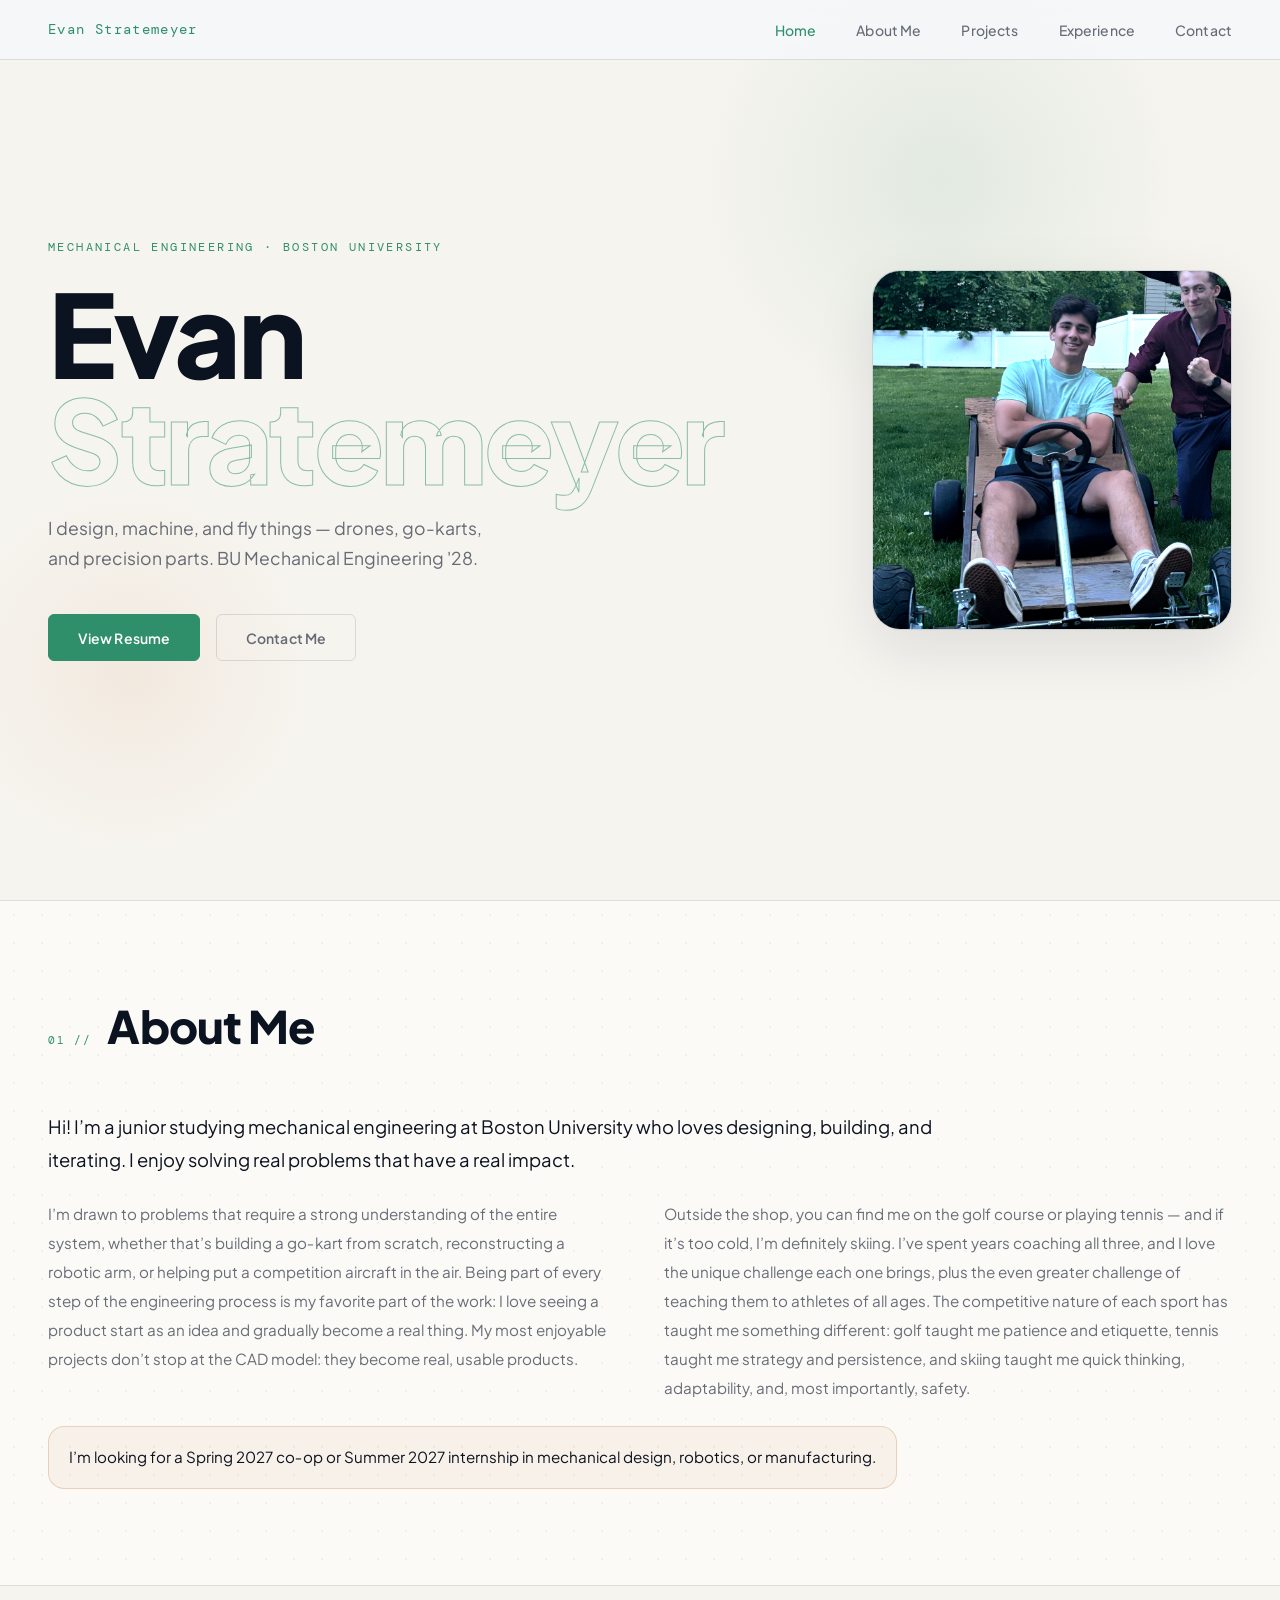
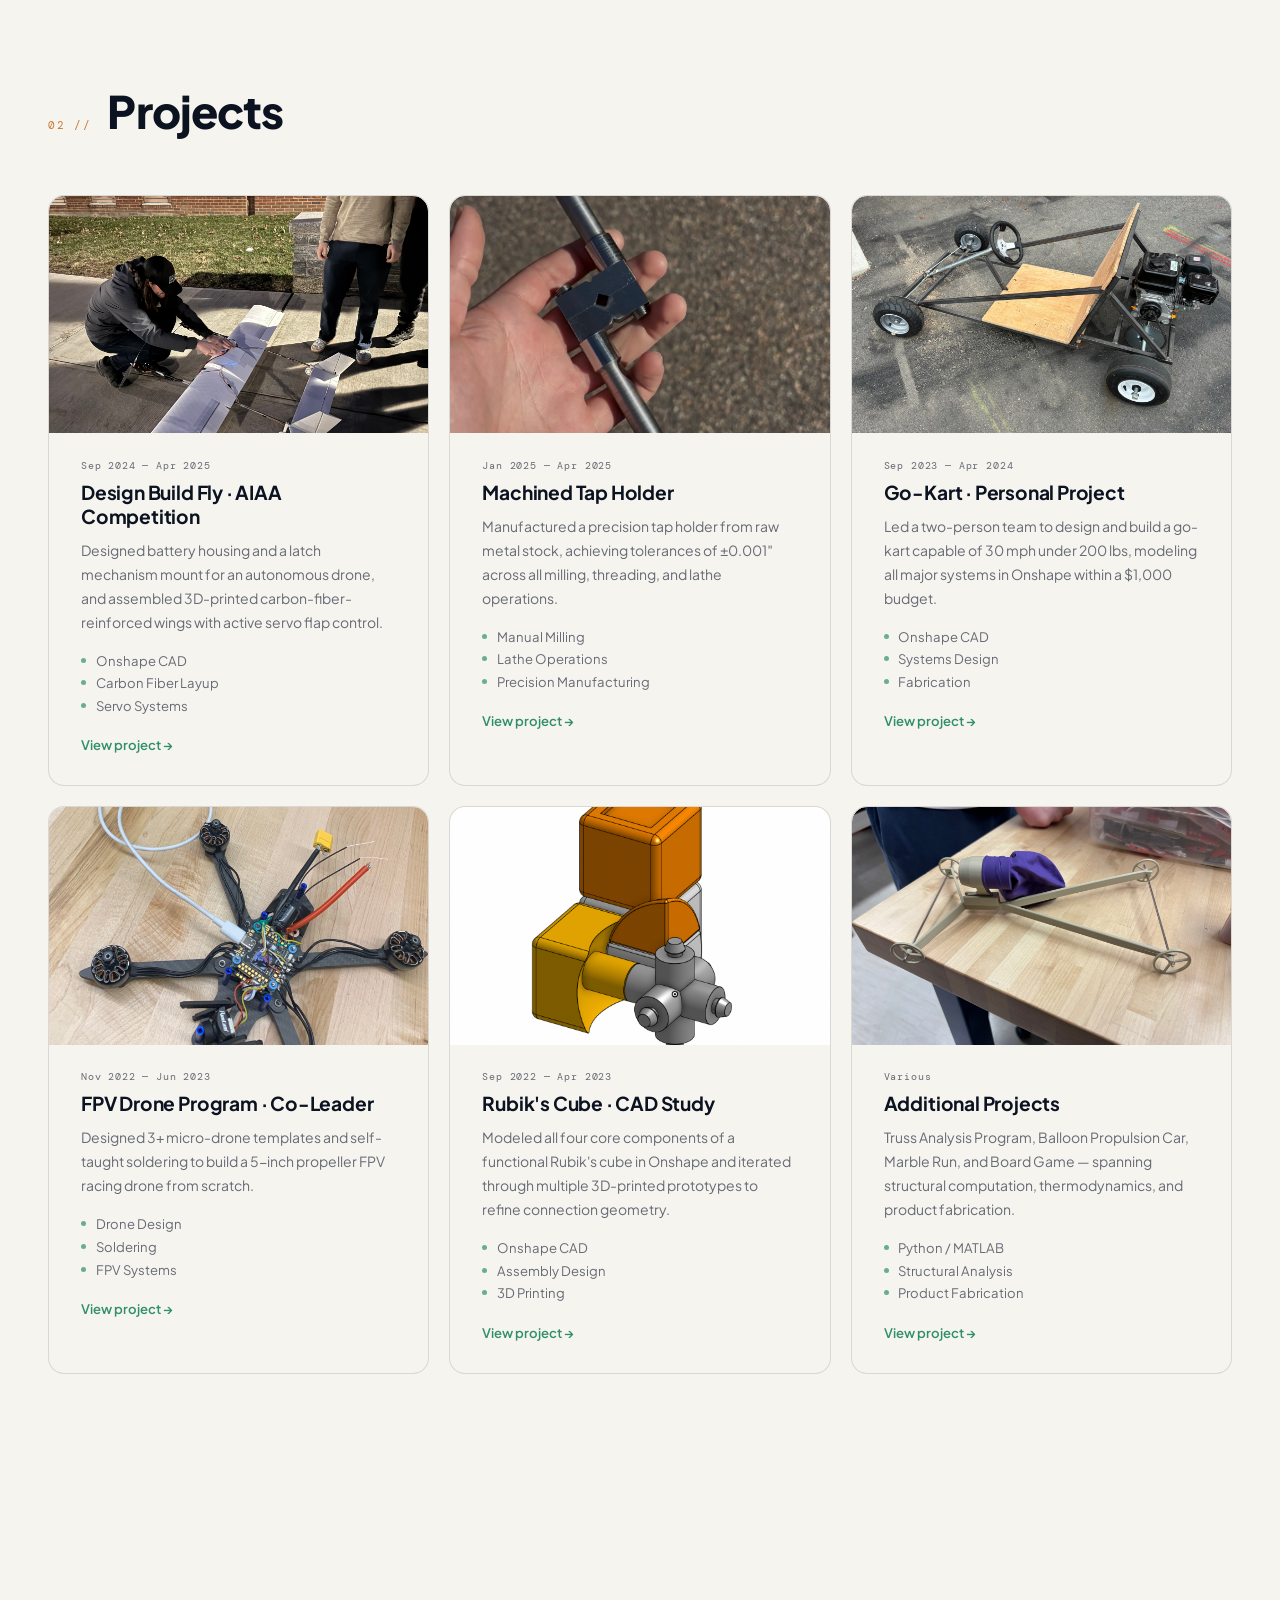
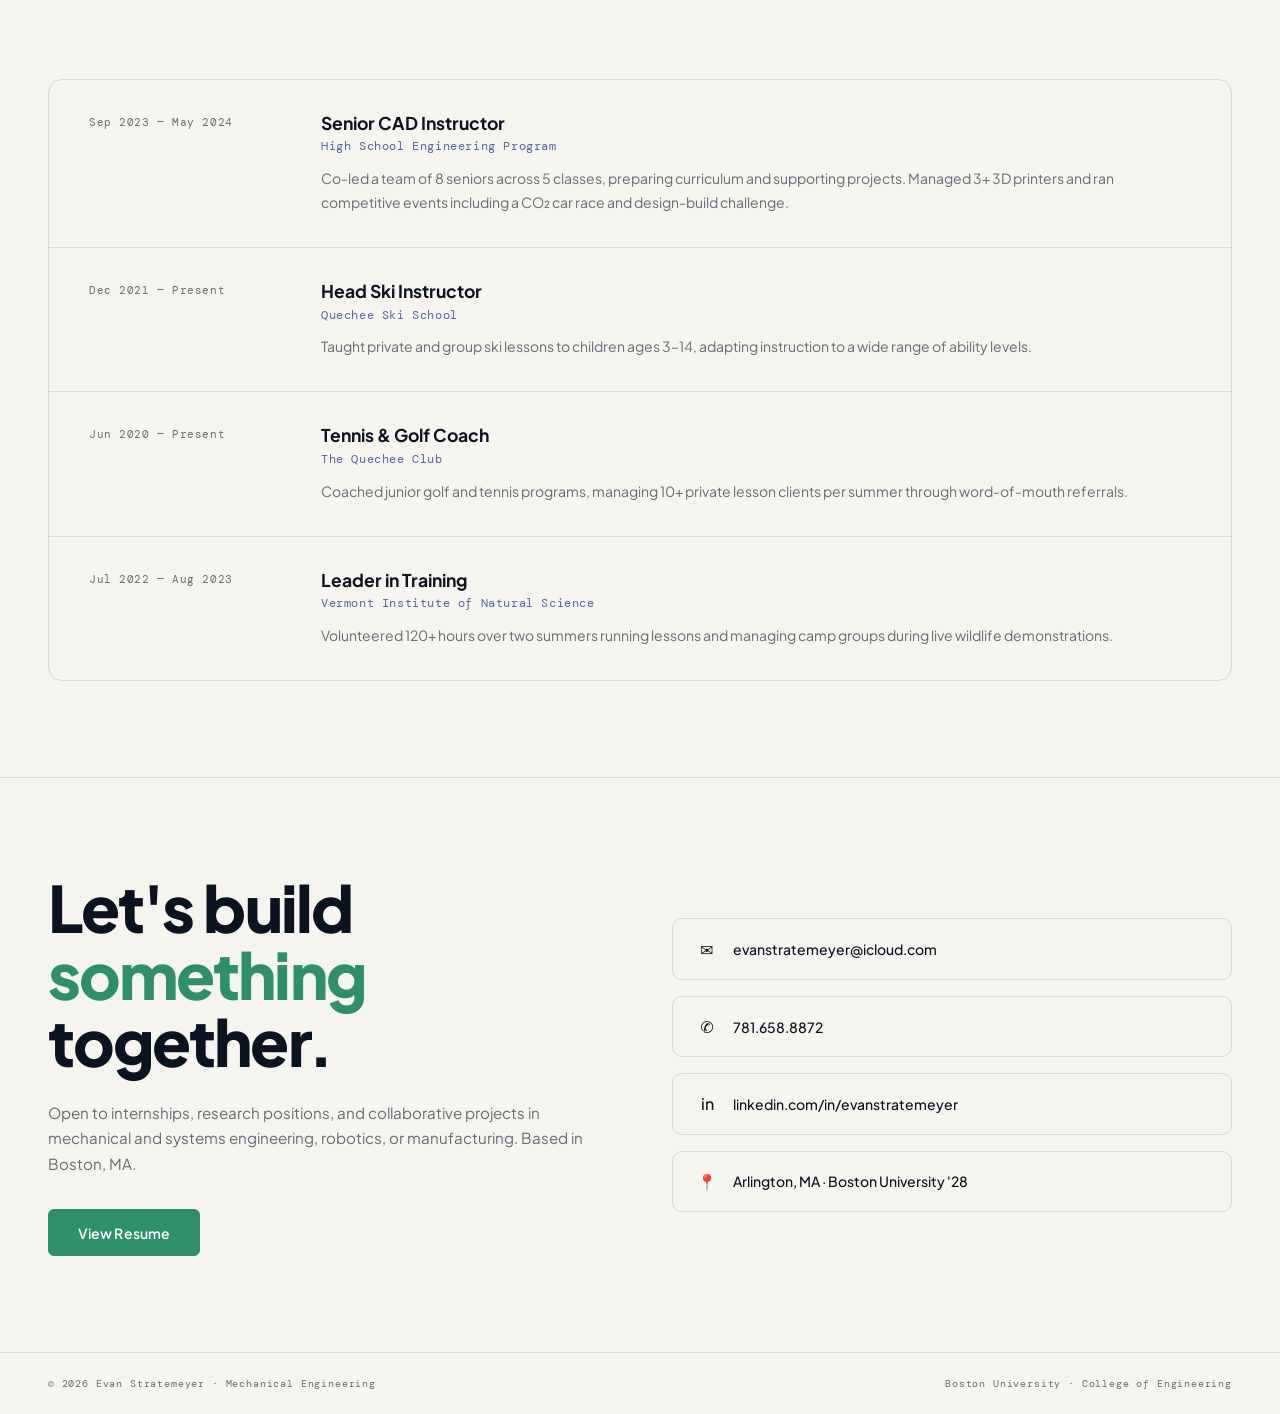
<file: index.html>
<!doctype html>
<html lang="en">
  <head>
    <meta charset="UTF-8" />
    <meta name="viewport" content="width=device-width, initial-scale=1.0" />
    <title>Evan Stratemeyer</title>
    <link rel="stylesheet" href="css/styles.css" />
  </head>
  <body>
    <!-- NAV -->
    <nav>
      <a class="nav-logo" href="index.html">Evan Stratemeyer</a>
      <ul class="nav-links">
        <li><a href="#home">Home</a></li>
        <li><a href="#aboutme">About Me</a></li>
        <li><a href="#projects">Projects</a></li>
        <li><a href="#experience">Experience</a></li>
        <li><a href="#contact">Contact</a></li>
      </ul>
    </nav>

    <!-- HERO -->
    <section class="hero" id="home">
      <div class="hero-content">
        <p class="hero-kicker reveal">Mechanical Engineering · Boston University</p>
        <h1 class="hero-title reveal">
          Evan<br />
          <span class="hero-lastname">Stratemeyer</span>
        </h1>
        <p class="hero-subtitle reveal">
          I design, machine, and fly things — drones, go-karts, and precision
          parts. BU Mechanical Engineering '28.
        </p>
        <div
          style="
            display: flex;
            gap: 1rem;
            flex-wrap: wrap;
            opacity: 0;
            animation: fadeUp 0.6s ease forwards 0.8s;
          "
        >
          <a
            href="assets/Evan_Stratemeyer_Resume.pdf"
            target="_blank"
            class="btn btn-primary"
            >View Resume</a
          >
          <a href="#contact" class="btn btn-secondary">Contact Me</a>
        </div>
      </div>
      <div class="hero-photo reveal">
        <img
          class="hero-photo-img"
          src="Eprofile.png"
          alt="Photo of Evan Stratemeyer"
        />
      </div>
    </section>

    <!-- ABOUT ME -->
    <section id="aboutme" class="section-surface">
      <div class="section-header reveal">
        <span class="section-num">01 //</span>
        <h2 class="section-title">About Me</h2>
      </div>

      <div class="about-layout reveal">
        <p class="about-lede">
          Hi! I’m a junior studying mechanical engineering at Boston University
          who loves designing, building, and iterating. I enjoy solving real
          problems that have a real impact.
        </p>
        <div class="about-details">
          <p>
            I’m drawn to problems that require a strong understanding of the
            entire system, whether that’s building a go&#8209;kart from
            scratch, reconstructing a robotic arm, or helping put a competition
            aircraft in the air. Being part of every step of the engineering
            process is my favorite part of the work: I love seeing a product
            start as an idea and gradually become a real thing. My most
            enjoyable projects don’t stop at the CAD model: they become real,
            usable products.
          </p>
          <p>
            Outside the shop, you can find me on the golf course or playing
            tennis — and if it’s too cold, I’m definitely skiing. I’ve spent
            years coaching all three, and I love the unique challenge each one
            brings, plus the even greater challenge of teaching them to athletes
            of all ages. The competitive nature of each sport has taught me
            something different: golf taught me patience and etiquette, tennis
            taught me strategy and persistence, and skiing taught me quick
            thinking, adaptability, and, most importantly, safety.
          </p>
          <p class="about-callout">
            I’m looking for a Spring 2027 co&#8209;op or Summer 2027 internship
            in mechanical design, robotics, or manufacturing.
          </p>
        </div>
      </div>
    </section>

    <!-- PROJECTS -->
    <section id="projects">
      <div class="section-header reveal">
        <span class="section-num">02 //</span>
        <h2 class="section-title">Projects</h2>
      </div>

      <div class="projects-grid">
        <a href="projects/design-build-fly.html" class="project-card reveal">
          <div class="project-card-image">
            <img
              src="assets/images/design-build-fly/IMG_3533.jpeg"
              alt="Design Build Fly competition aircraft"
            />
          </div>
          <div class="project-card-body">
            <p class="project-date">Sep 2024 — Apr 2025</p>
            <h3 class="project-name">Design Build Fly · AIAA Competition</h3>
            <p class="project-desc">
              Designed battery housing and a latch mechanism mount for an
              autonomous drone, and assembled 3D-printed carbon-fiber-reinforced
              wings with active servo flap control.
            </p>
            <ul class="project-skills">
              <li>Onshape CAD</li>
              <li>Carbon Fiber Layup</li>
              <li>Servo Systems</li>
            </ul>
            <span class="project-view-link">View project →</span>
          </div>
        </a>

        <a href="projects/tap-holder.html" class="project-card reveal">
          <div class="project-card-image">
            <img
              src="assets/images/tap-holder/tap-holder.png"
              alt="Machined tap holder"
            />
          </div>
          <div class="project-card-body">
            <p class="project-date">Jan 2025 — Apr 2025</p>
            <h3 class="project-name">Machined Tap Holder</h3>
            <p class="project-desc">
              Manufactured a precision tap holder from raw metal stock,
              achieving tolerances of ±0.001″ across all milling, threading, and
              lathe operations.
            </p>
            <ul class="project-skills">
              <li>Manual Milling</li>
              <li>Lathe Operations</li>
              <li>Precision Manufacturing</li>
            </ul>
            <span class="project-view-link">View project →</span>
          </div>
        </a>

        <a href="projects/go-kart.html" class="project-card reveal">
          <div class="project-card-image">
            <img
              src="assets/images/go-kart/IMG_9382.jpeg"
              alt="Finished go-kart"
            />
          </div>
          <div class="project-card-body">
            <p class="project-date">Sep 2023 — Apr 2024</p>
            <h3 class="project-name">Go-Kart · Personal Project</h3>
            <p class="project-desc">
              Led a two-person team to design and build a go-kart capable of 30
              mph under 200 lbs, modeling all major systems in Onshape within a
              $1,000 budget.
            </p>
            <ul class="project-skills">
              <li>Onshape CAD</li>
              <li>Systems Design</li>
              <li>Fabrication</li>
            </ul>
            <span class="project-view-link">View project →</span>
          </div>
        </a>

        <a href="projects/fpv-drone.html" class="project-card reveal">
          <div class="project-card-image">
            <img
              src="assets/images/fpv-drone/70293165103__4E50DEF9-37DD-492E-A39E-81FB7CC3E664.jpeg"
              alt="FPV racing drone build"
            />
          </div>
          <div class="project-card-body">
            <p class="project-date">Nov 2022 — Jun 2023</p>
            <h3 class="project-name">FPV Drone Program · Co-Leader</h3>
            <p class="project-desc">
              Designed 3+ micro-drone templates and self-taught soldering to
              build a 5-inch propeller FPV racing drone from scratch.
            </p>
            <ul class="project-skills">
              <li>Drone Design</li>
              <li>Soldering</li>
              <li>FPV Systems</li>
            </ul>
            <span class="project-view-link">View project →</span>
          </div>
        </a>

        <a href="projects/rubiks-cube.html" class="project-card reveal">
          <div class="project-card-image">
            <img
              src="assets/images/rubiks-cube/rubiks-cube.png"
              alt="Rubik's Cube CAD model"
            />
          </div>
          <div class="project-card-body">
            <p class="project-date">Sep 2022 — Apr 2023</p>
            <h3 class="project-name">Rubik's Cube · CAD Study</h3>
            <p class="project-desc">
              Modeled all four core components of a functional Rubik's cube in
              Onshape and iterated through multiple 3D-printed prototypes to
              refine connection geometry.
            </p>
            <ul class="project-skills">
              <li>Onshape CAD</li>
              <li>Assembly Design</li>
              <li>3D Printing</li>
            </ul>
            <span class="project-view-link">View project →</span>
          </div>
        </a>

        <a href="projects/additional.html" class="project-card reveal">
          <div class="project-card-image">
            <img
              src="assets/images/ballon-car/IMG_4455.jpeg"
              alt="Balloon propulsion car"
            />
          </div>
          <div class="project-card-body">
            <p class="project-date">Various</p>
            <h3 class="project-name">Additional Projects</h3>
            <p class="project-desc">
              Truss Analysis Program, Balloon Propulsion Car, Marble Run, and
              Board Game — spanning structural computation, thermodynamics, and
              product fabrication.
            </p>
            <ul class="project-skills">
              <li>Python / MATLAB</li>
              <li>Structural Analysis</li>
              <li>Product Fabrication</li>
            </ul>
            <span class="project-view-link">View project →</span>
          </div>
        </a>
      </div>
    </section>

    <!-- EXPERIENCE -->
    <section id="experience">
      <div class="section-header reveal">
        <span class="section-num">03 //</span>
        <h2 class="section-title">Experience</h2>
      </div>
      <div class="exp-list reveal">
        <div class="exp-item">
          <div class="exp-date">Sep 2023 — May 2024</div>
          <div>
            <p class="exp-role">Senior CAD Instructor</p>
            <p class="exp-org">High School Engineering Program</p>
            <p class="exp-desc">
              Co-led a team of 8 seniors across 5 classes, preparing curriculum
              and supporting projects. Managed 3+ 3D printers and ran
              competitive events including a CO₂ car race and design-build
              challenge.
            </p>
          </div>
        </div>
        <div class="exp-item">
          <div class="exp-date">Dec 2021 — Present</div>
          <div>
            <p class="exp-role">Head Ski Instructor</p>
            <p class="exp-org">Quechee Ski School</p>
            <p class="exp-desc">
              Taught private and group ski lessons to children ages 3–14,
              adapting instruction to a wide range of ability levels.
            </p>
          </div>
        </div>
        <div class="exp-item">
          <div class="exp-date">Jun 2020 — Present</div>
          <div>
            <p class="exp-role">Tennis & Golf Coach</p>
            <p class="exp-org">The Quechee Club</p>
            <p class="exp-desc">
              Coached junior golf and tennis programs, managing 10+ private
              lesson clients per summer through word-of-mouth referrals.
            </p>
          </div>
        </div>
        <div class="exp-item">
          <div class="exp-date">Jul 2022 — Aug 2023</div>
          <div>
            <p class="exp-role">Leader in Training</p>
            <p class="exp-org">Vermont Institute of Natural Science</p>
            <p class="exp-desc">
              Volunteered 120+ hours over two summers running lessons and
              managing camp groups during live wildlife demonstrations.
            </p>
          </div>
        </div>
      </div>
    </section>

    <!-- CONTACT -->
    <section id="contact" class="contact-section">
      <div class="contact-grid">
        <div class="reveal">
          <h2 class="contact-headline">
            Let's build<br /><span>something</span><br />together.
          </h2>
          <p class="contact-body">
            Open to internships, research positions, and collaborative projects
            in mechanical and systems engineering, robotics, or manufacturing.
            Based in Boston, MA.
          </p>
          <a
            href="assets/Evan_Stratemeyer_Resume.pdf"
            target="_blank"
            class="btn btn-primary"
            >View Resume</a
          >
        </div>
        <div class="contact-links reveal">
          <a href="mailto:evanstratemeyer@icloud.com" class="contact-link"
            ><span class="contact-link-icon">✉</span
            >evanstratemeyer@icloud.com</a
          >
          <a href="tel:7816588872" class="contact-link"
            ><span class="contact-link-icon">✆</span>781.658.8872</a
          >
          <a
            href="https://linkedin.com/in/evanstratemeyer"
            target="_blank"
            class="contact-link"
            ><span class="contact-link-icon">in</span
            >linkedin.com/in/evanstratemeyer</a
          >
          <div class="contact-link contact-link-static">
            <span class="contact-link-icon">📍</span>Arlington, MA · Boston
            University '28
          </div>
        </div>
      </div>
    </section>

    <footer>
      <p>© 2026 Evan Stratemeyer · Mechanical Engineering</p>
      <p>Boston University · College of Engineering</p>
    </footer>

    <script src="js/main.js"></script>
  </body>
</html>
</file>
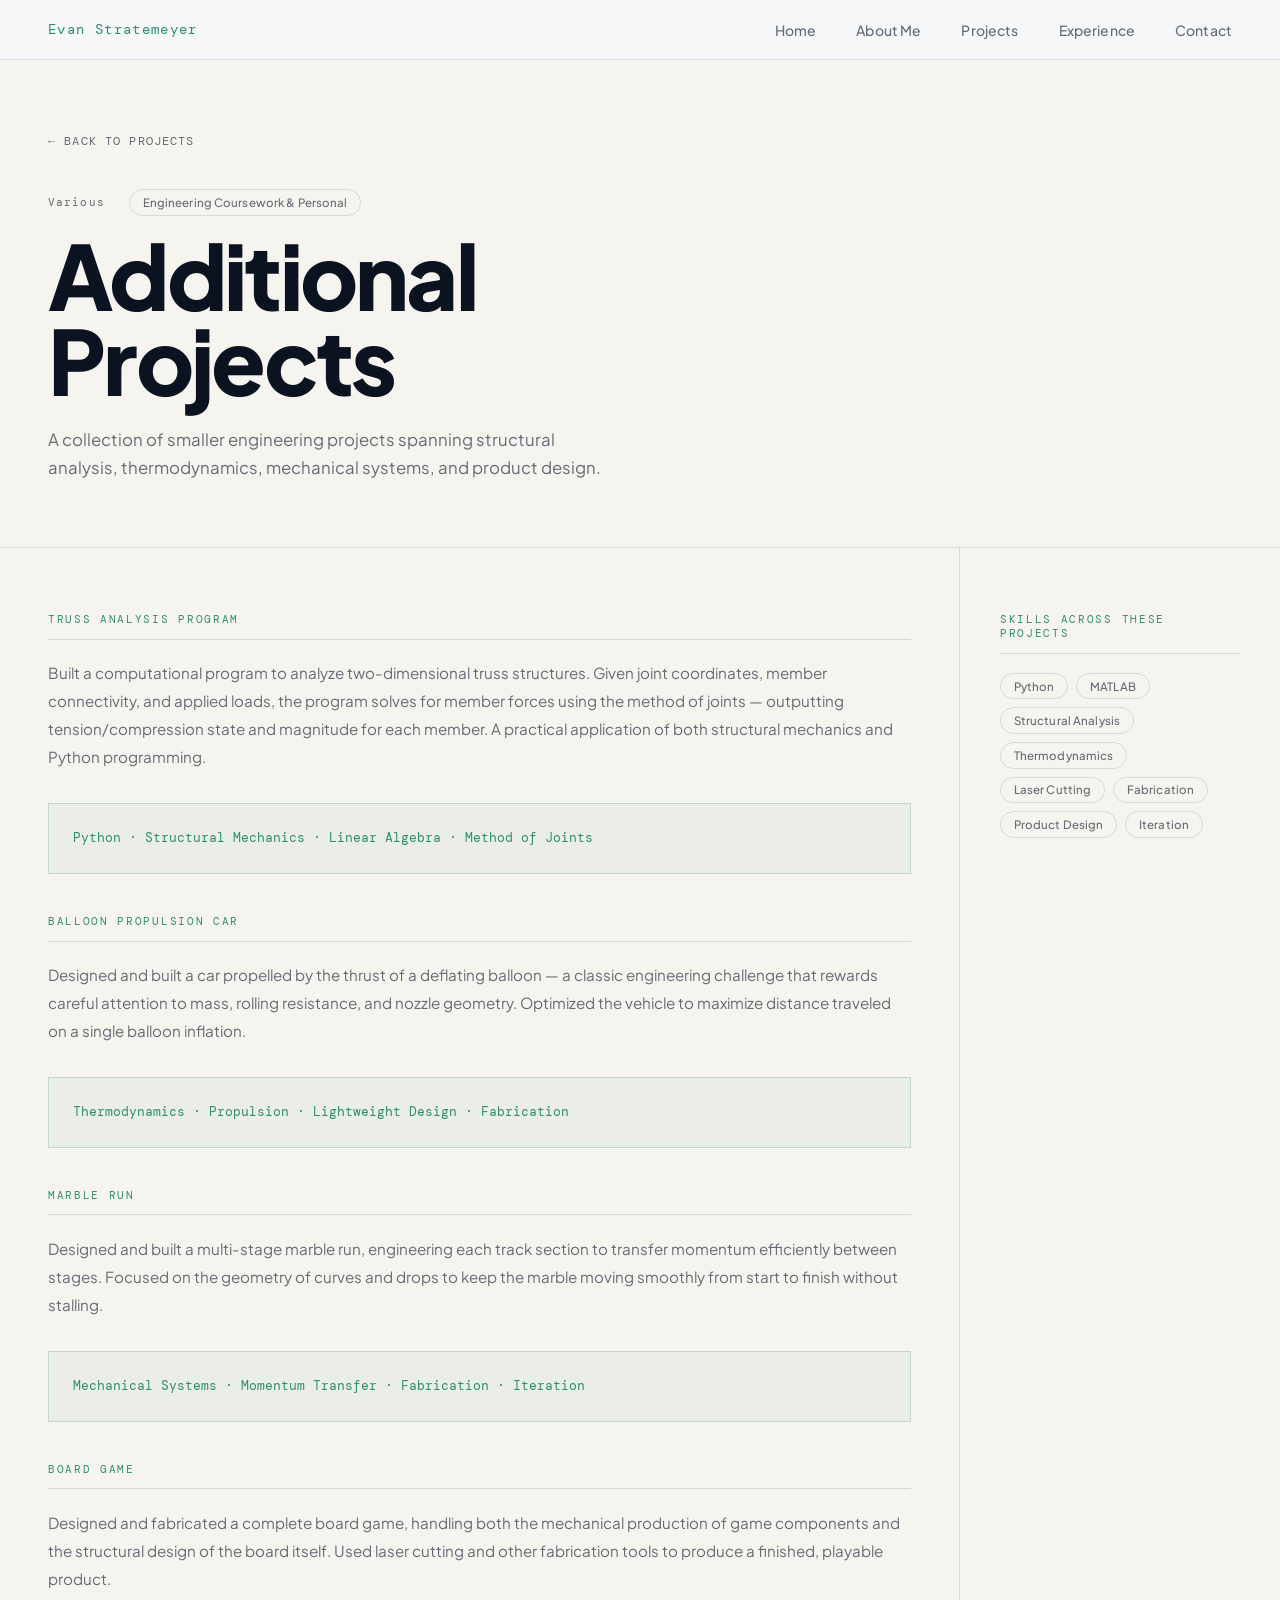
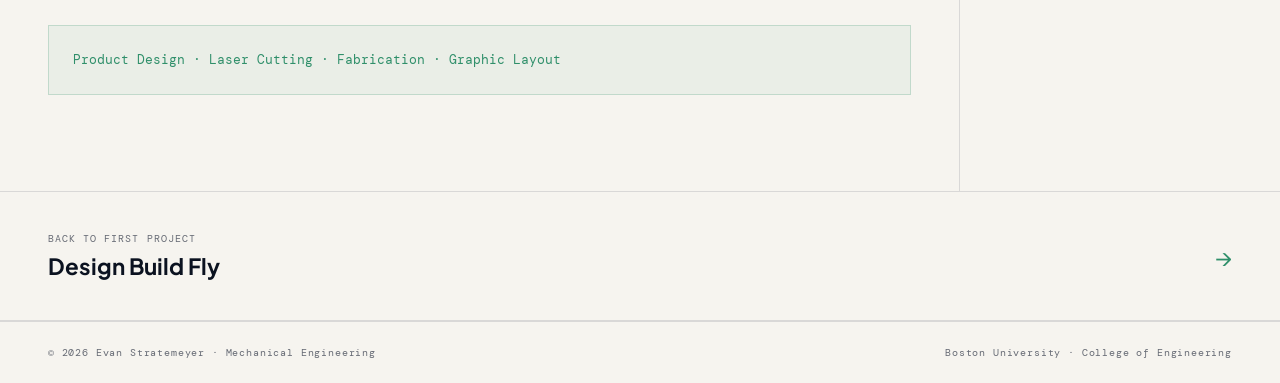
<file: projects/additional.html>
<!doctype html>
<html lang="en">
  <head>
    <meta charset="UTF-8" />
    <meta name="viewport" content="width=device-width, initial-scale=1.0" />
    <title>Additional Projects — Evan Stratemeyer</title>
    <link rel="stylesheet" href="../css/styles.css" />
  </head>
  <body>
    <nav>
      <a class="nav-logo" href="../index.html">Evan Stratemeyer</a>
      <ul class="nav-links">
        <li><a href="../index.html#home">Home</a></li>
        <li><a href="../index.html#aboutme">About Me</a></li>
        <li><a href="../index.html#projects">Projects</a></li>
        <li><a href="../index.html#experience">Experience</a></li>
        <li><a href="../index.html#contact">Contact</a></li>
      </ul>
    </nav>

    <div class="project-hero">
      <div class="project-hero-content">
        <a href="../index.html#projects" class="back-link"
          >← Back to Projects</a
        >
        <div class="project-hero-meta">
          <span class="project-hero-date">Various</span>
          <span class="tag">Engineering Coursework & Personal</span>
        </div>
        <h1 class="project-hero-title">Additional<br />Projects</h1>
        <p class="project-hero-subtitle">
          A collection of smaller engineering projects spanning structural
          analysis, thermodynamics, mechanical systems, and product design.
        </p>
      </div>
    </div>

    <div class="project-body">
      <div class="project-main">
        <p class="project-section-title">Truss Analysis Program</p>
        <div class="project-text">
          <p>
            Built a computational program to analyze two-dimensional truss
            structures. Given joint coordinates, member connectivity, and
            applied loads, the program solves for member forces using the method
            of joints — outputting tension/compression state and magnitude for
            each member. A practical application of both structural mechanics
            and Python programming.
          </p>
        </div>
        <div class="highlight-box">
          <p>
            Python · Structural Mechanics · Linear Algebra · Method of Joints
          </p>
        </div>

        <p class="project-section-title project-section-title-spaced-lg">
          Balloon Propulsion Car
        </p>
        <div class="project-text">
          <p>
            Designed and built a car propelled by the thrust of a deflating
            balloon — a classic engineering challenge that rewards careful
            attention to mass, rolling resistance, and nozzle geometry.
            Optimized the vehicle to maximize distance traveled on a single
            balloon inflation.
          </p>
        </div>
        <div class="highlight-box">
          <p>Thermodynamics · Propulsion · Lightweight Design · Fabrication</p>
        </div>

        <p class="project-section-title project-section-title-spaced-lg">
          Marble Run
        </p>
        <div class="project-text">
          <p>
            Designed and built a multi-stage marble run, engineering each track
            section to transfer momentum efficiently between stages. Focused on
            the geometry of curves and drops to keep the marble moving smoothly
            from start to finish without stalling.
          </p>
        </div>
        <div class="highlight-box">
          <p>
            Mechanical Systems · Momentum Transfer · Fabrication · Iteration
          </p>
        </div>

        <p class="project-section-title project-section-title-spaced-lg">
          Board Game
        </p>
        <div class="project-text">
          <p>
            Designed and fabricated a complete board game, handling both the
            mechanical production of game components and the structural design
            of the board itself. Used laser cutting and other fabrication tools
            to produce a finished, playable product.
          </p>
        </div>
        <div class="highlight-box">
          <p>Product Design · Laser Cutting · Fabrication · Graphic Layout</p>
        </div>
      </div>

      <div class="project-sidebar">
        <p class="project-section-title">Skills Across These Projects</p>
        <div class="sidebar-tags">
          <span class="sidebar-tag">Python</span>
          <span class="sidebar-tag">MATLAB</span>
          <span class="sidebar-tag">Structural Analysis</span>
          <span class="sidebar-tag">Thermodynamics</span>
          <span class="sidebar-tag">Laser Cutting</span>
          <span class="sidebar-tag">Fabrication</span>
          <span class="sidebar-tag">Product Design</span>
          <span class="sidebar-tag">Iteration</span>
        </div>
      </div>
    </div>

    <a href="design-build-fly.html" class="next-project">
      <div>
        <p class="next-label">Back to First Project</p>
        <p class="next-title">Design Build Fly</p>
      </div>
      <span class="next-arrow">→</span>
    </a>

    <footer>
      <p>© 2026 Evan Stratemeyer · Mechanical Engineering</p>
      <p>Boston University · College of Engineering</p>
    </footer>

    <script src="../js/main.js"></script>
  </body>
</html>
</file>
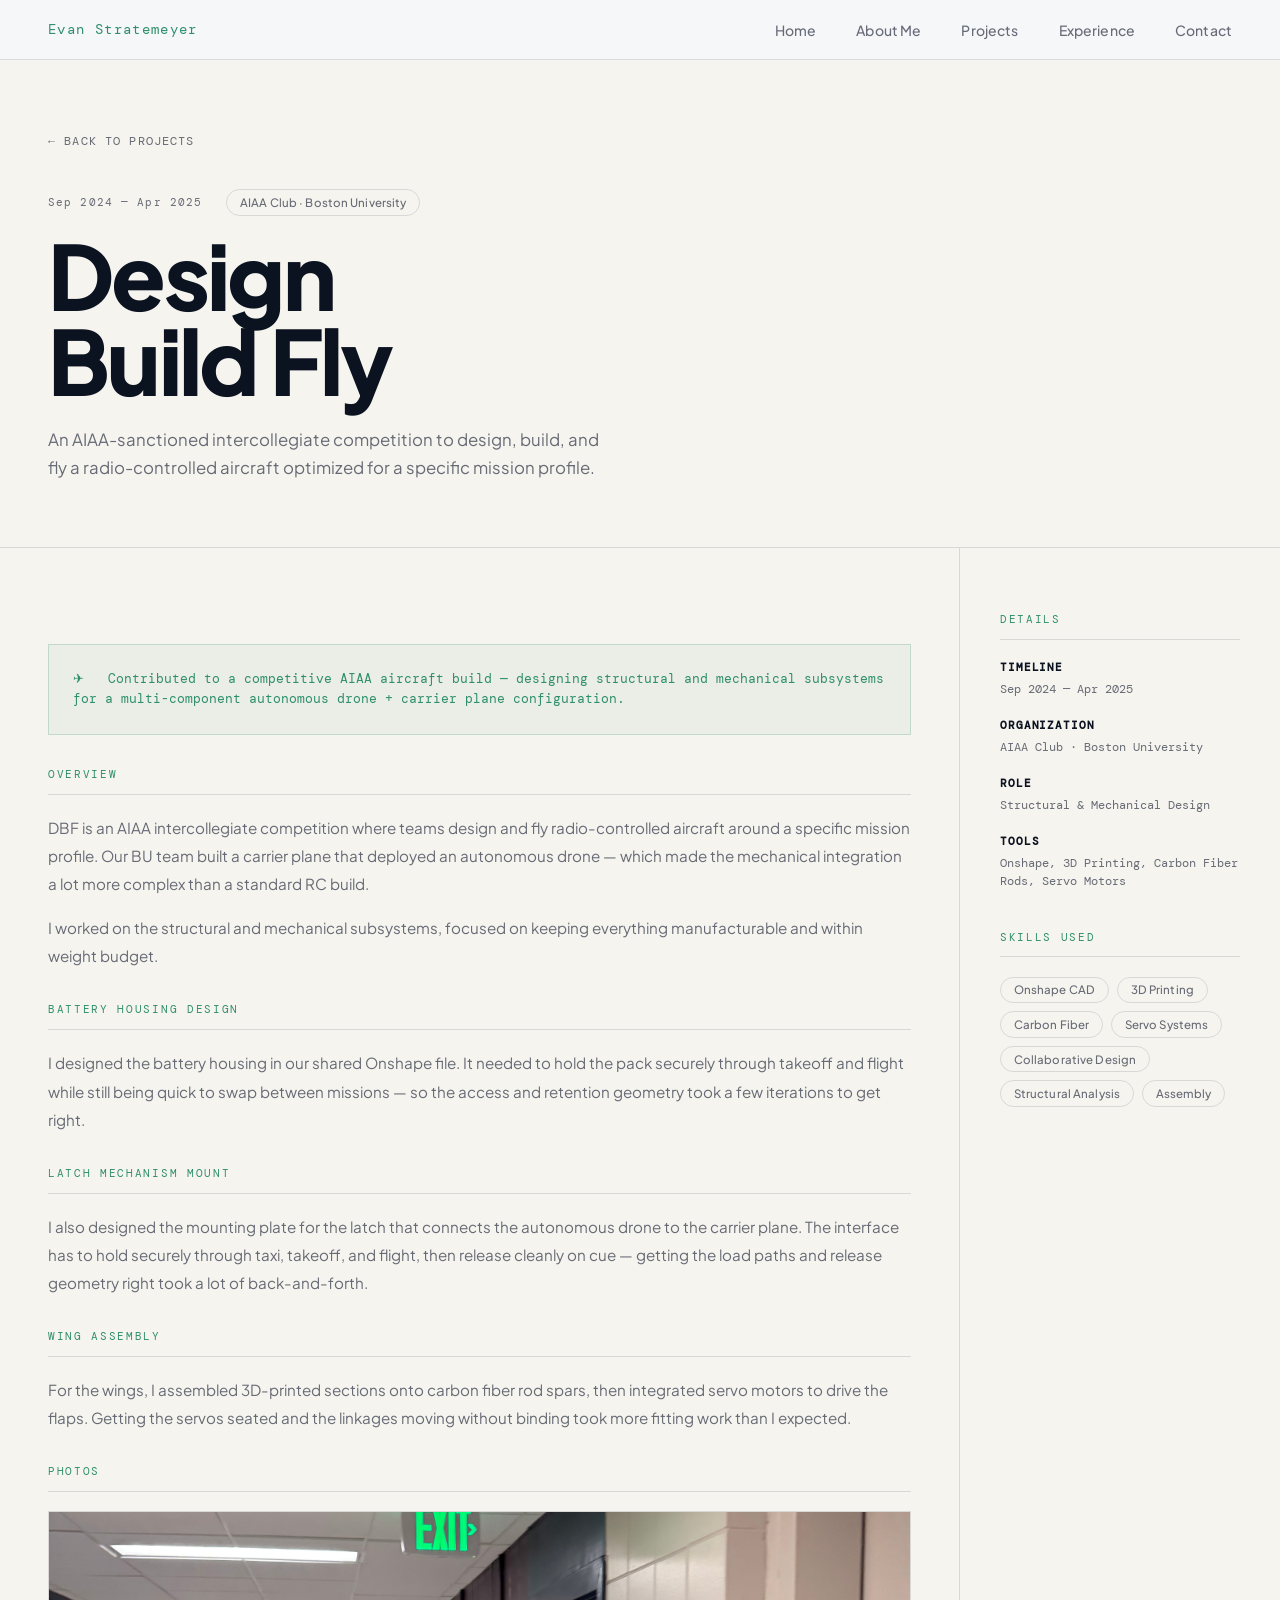
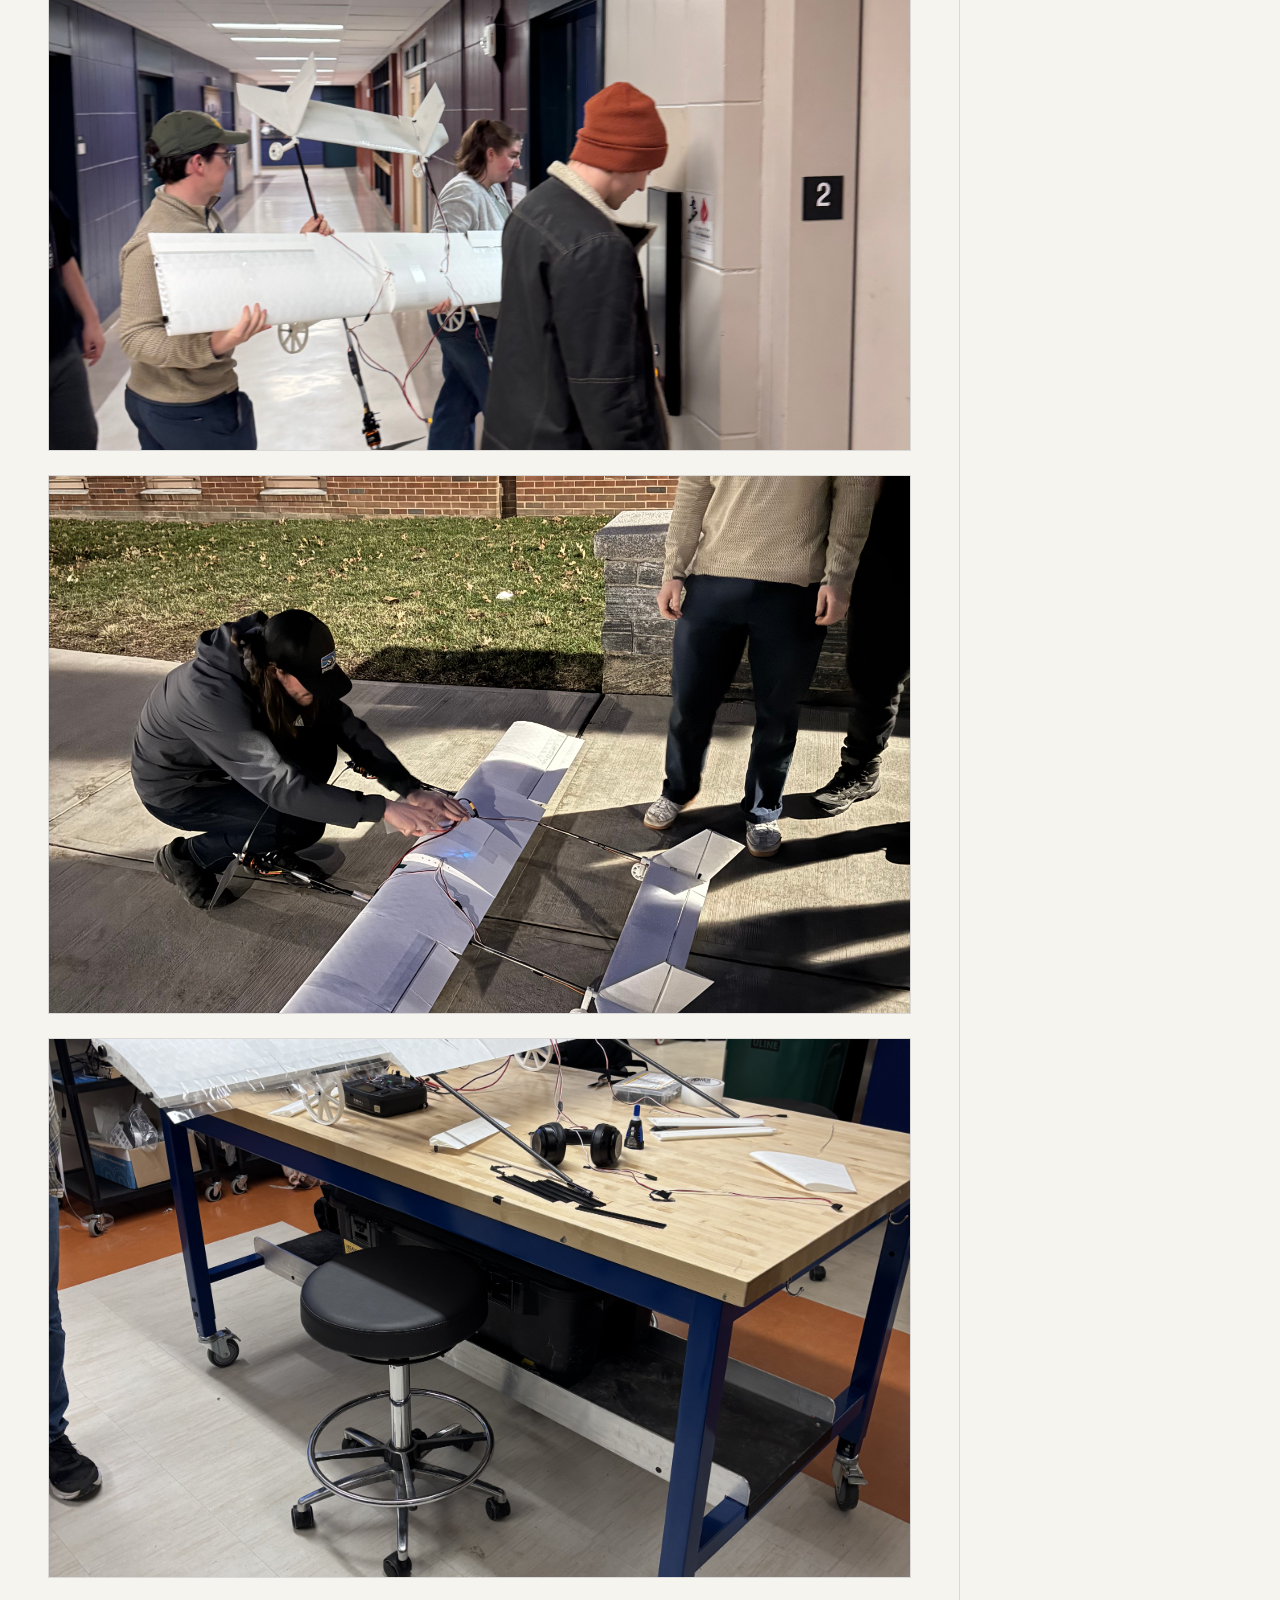
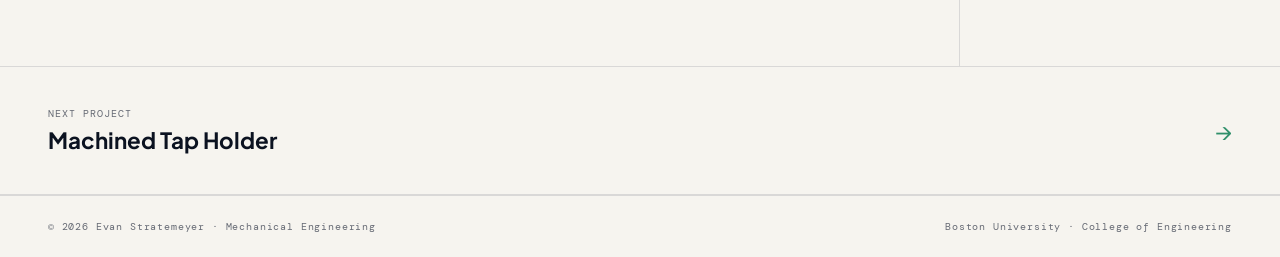
<file: projects/design-build-fly.html>
<!doctype html>
<html lang="en">
  <head>
    <meta charset="UTF-8" />
    <meta name="viewport" content="width=device-width, initial-scale=1.0" />
    <title>Design Build Fly — Evan Stratemeyer</title>
    <link rel="stylesheet" href="../css/styles.css" />
  </head>
  <body>
    <nav>
      <a class="nav-logo" href="../index.html">Evan Stratemeyer</a>
      <ul class="nav-links">
        <li><a href="../index.html#home">Home</a></li>
        <li><a href="../index.html#aboutme">About Me</a></li>
        <li><a href="../index.html#projects">Projects</a></li>
        <li><a href="../index.html#experience">Experience</a></li>
        <li><a href="../index.html#contact">Contact</a></li>
      </ul>
    </nav>

    <div class="project-hero">
      <div class="project-hero-content">
        <a href="../index.html#projects" class="back-link"
          >← Back to Projects</a
        >
        <div class="project-hero-meta">
          <span class="project-hero-date">Sep 2024 — Apr 2025</span>
          <span class="tag">AIAA Club · Boston University</span>
        </div>
        <h1 class="project-hero-title">Design<br />Build Fly</h1>
        <p class="project-hero-subtitle">
          An AIAA-sanctioned intercollegiate competition to design, build, and
          fly a radio-controlled aircraft optimized for a specific mission
          profile.
        </p>
      </div>
    </div>

    <div class="project-body">
      <div class="project-main">
        <div class="highlight-box">
          <p>
            ✈ &nbsp; Contributed to a competitive AIAA aircraft build —
            designing structural and mechanical subsystems for a multi-component
            autonomous drone + carrier plane configuration.
          </p>
        </div>

        <p class="project-section-title">Overview</p>
        <div class="project-text">
          <p>
            DBF is an AIAA intercollegiate competition where teams design and
            fly radio-controlled aircraft around a specific mission profile. Our
            BU team built a carrier plane that deployed an autonomous drone —
            which made the mechanical integration a lot more complex than a
            standard RC build.
          </p>
          <p>
            I worked on the structural and mechanical subsystems, focused on
            keeping everything manufacturable and within weight budget.
          </p>
        </div>

        <p class="project-section-title">Battery Housing Design</p>
        <div class="project-text">
          <p>
            I designed the battery housing in our shared Onshape file. It needed
            to hold the pack securely through takeoff and flight while still
            being quick to swap between missions — so the access and retention
            geometry took a few iterations to get right.
          </p>
        </div>

        <p class="project-section-title">Latch Mechanism Mount</p>
        <div class="project-text">
          <p>
            I also designed the mounting plate for the latch that connects the
            autonomous drone to the carrier plane. The interface has to hold
            securely through taxi, takeoff, and flight, then release cleanly on
            cue — getting the load paths and release geometry right took a lot
            of back-and-forth.
          </p>
        </div>

        <p class="project-section-title">Wing Assembly</p>
        <div class="project-text">
          <p>
            For the wings, I assembled 3D-printed sections onto carbon fiber rod
            spars, then integrated servo motors to drive the flaps. Getting the
            servos seated and the linkages moving without binding took more
            fitting work than I expected.
          </p>
        </div>

        <p class="project-section-title project-section-title-spaced">Photos</p>
        <img src="../assets/images/design-build-fly/IMG_3532.jpeg" alt="Design Build Fly aircraft assembly" class="project-image" />
        <img src="../assets/images/design-build-fly/IMG_3533.jpeg" alt="Design Build Fly competition aircraft" class="project-image" />
        <img src="../assets/images/design-build-fly/IMG_4232.jpeg" alt="Design Build Fly wing and servo assembly" class="project-image" />
      </div>

      <div class="project-sidebar">
        <p class="project-section-title">Details</p>
        <div class="detail-list">
          <div class="detail-item">
            <strong>Timeline</strong>Sep 2024 — Apr 2025
          </div>
          <div class="detail-item">
            <strong>Organization</strong>AIAA Club · Boston University
          </div>
          <div class="detail-item">
            <strong>Role</strong>Structural & Mechanical Design
          </div>
          <div class="detail-item">
            <strong>Tools</strong>Onshape, 3D Printing, Carbon Fiber Rods, Servo
            Motors
          </div>
        </div>

        <p class="project-section-title">Skills Used</p>
        <div class="sidebar-tags">
          <span class="sidebar-tag">Onshape CAD</span>
          <span class="sidebar-tag">3D Printing</span>
          <span class="sidebar-tag">Carbon Fiber</span>
          <span class="sidebar-tag">Servo Systems</span>
          <span class="sidebar-tag">Collaborative Design</span>
          <span class="sidebar-tag">Structural Analysis</span>
          <span class="sidebar-tag">Assembly</span>
        </div>
      </div>
    </div>

    <a href="tap-holder.html" class="next-project">
      <div>
        <p class="next-label">Next Project</p>
        <p class="next-title">Machined Tap Holder</p>
      </div>
      <span class="next-arrow">→</span>
    </a>

    <footer>
      <p>© 2026 Evan Stratemeyer · Mechanical Engineering</p>
      <p>Boston University · College of Engineering</p>
    </footer>

    <script src="../js/main.js"></script>
  </body>
</html>
</file>
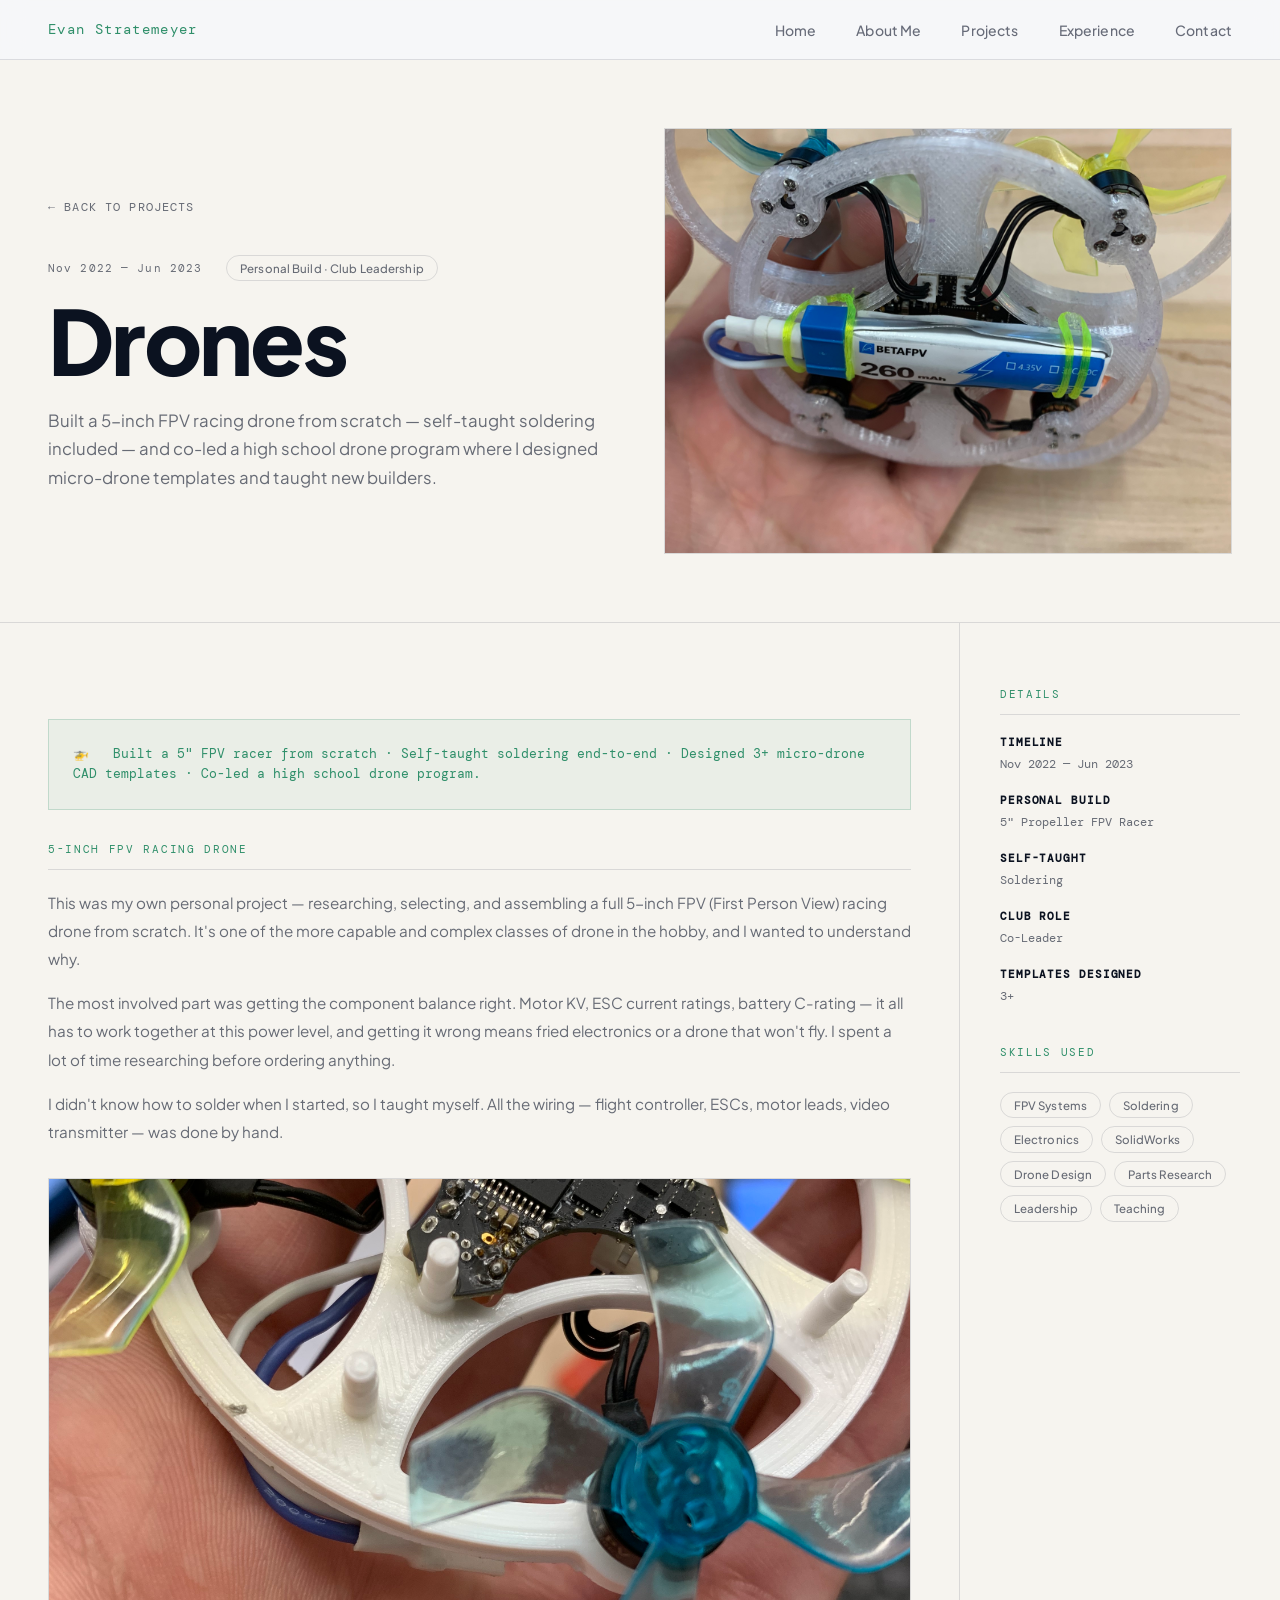
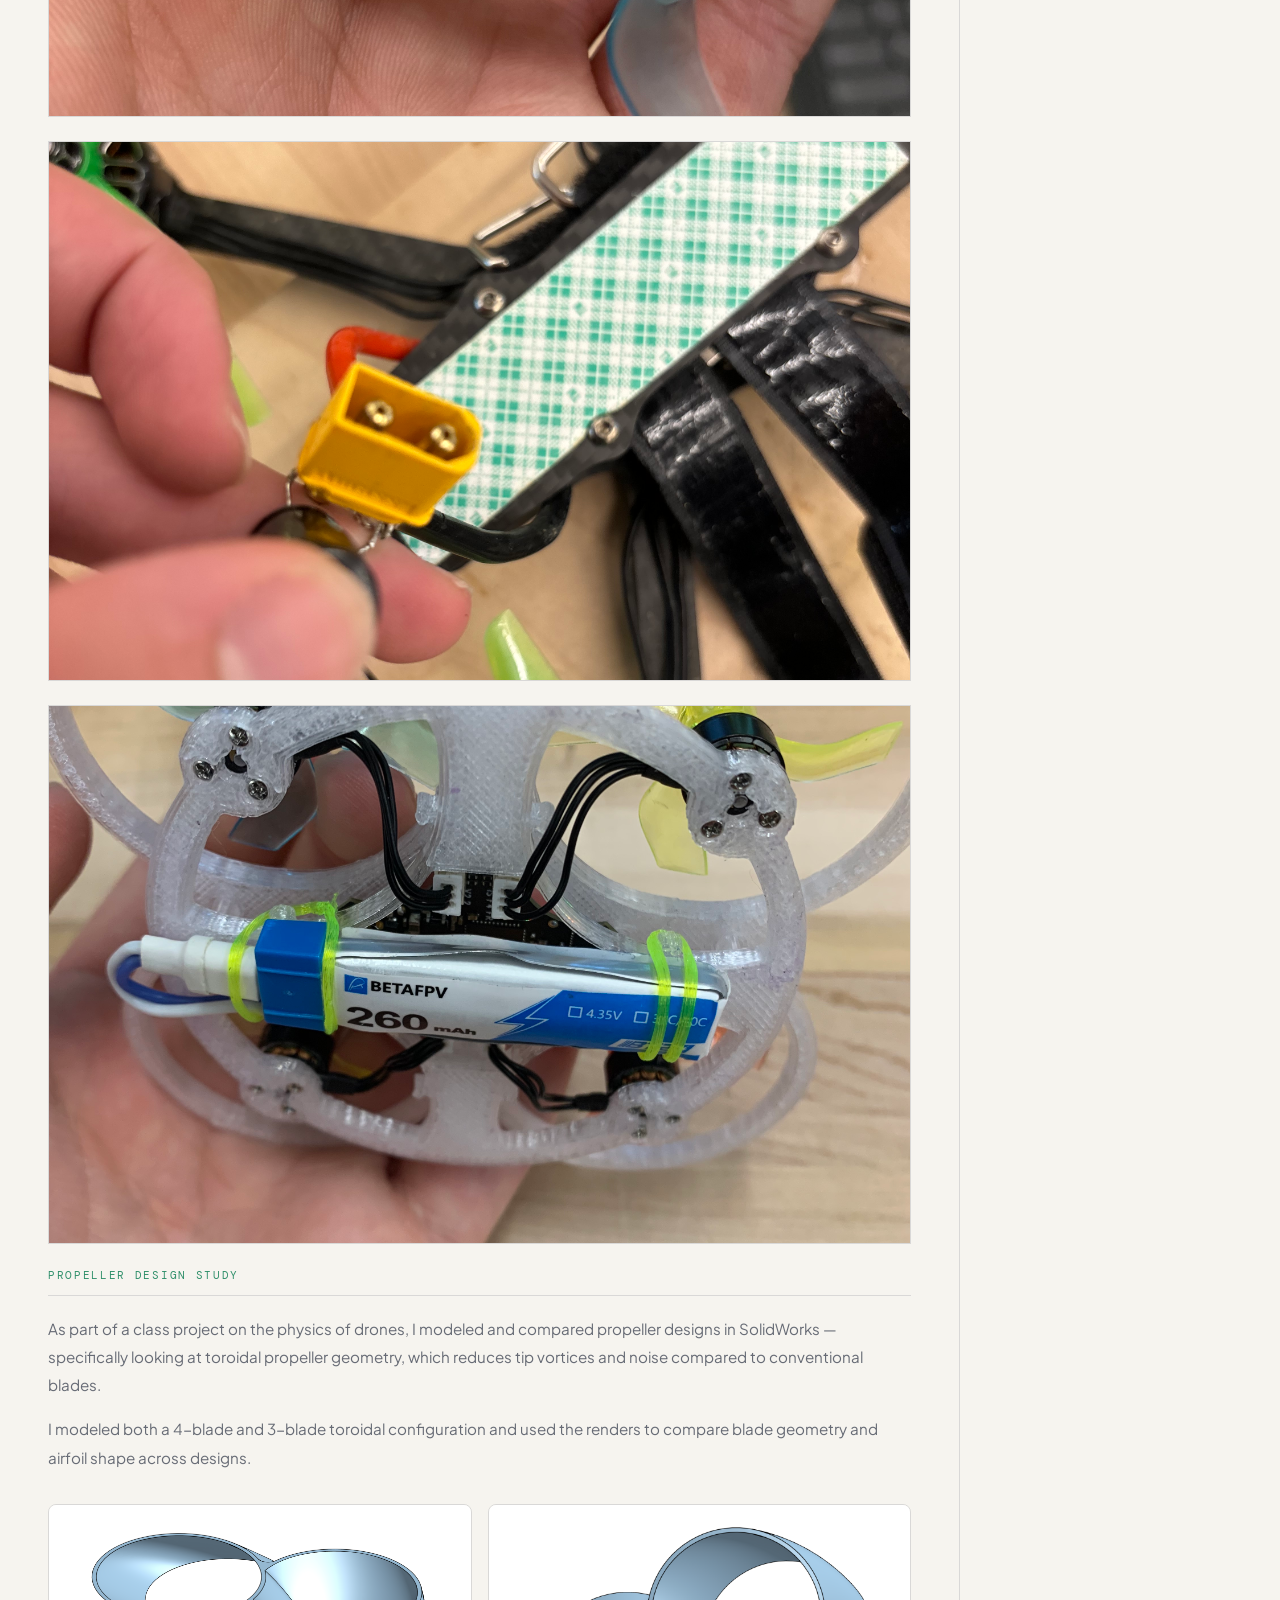
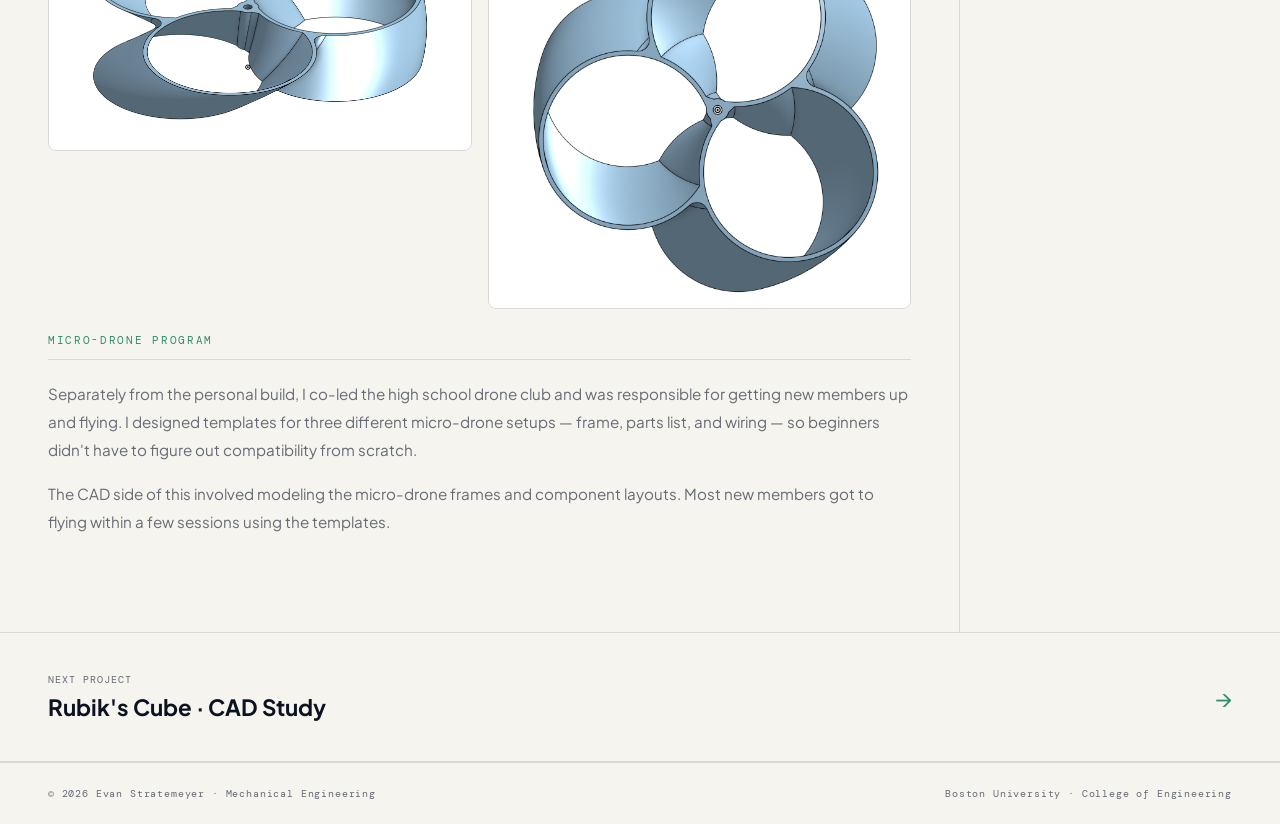
<file: projects/fpv-drone.html>
<!doctype html>
<html lang="en">
  <head>
    <meta charset="UTF-8" />
    <meta name="viewport" content="width=device-width, initial-scale=1.0" />
    <title>FPV Drone — Evan Stratemeyer</title>
    <link rel="stylesheet" href="../css/styles.css" />
  </head>
  <body>
    <nav>
      <a class="nav-logo" href="../index.html">Evan Stratemeyer</a>
      <ul class="nav-links">
        <li><a href="../index.html#home">Home</a></li>
        <li><a href="../index.html#aboutme">About Me</a></li>
        <li><a href="../index.html#projects">Projects</a></li>
        <li><a href="../index.html#experience">Experience</a></li>
        <li><a href="../index.html#contact">Contact</a></li>
      </ul>
    </nav>

    <div
      class="project-hero"
      style="
        display: grid;
        grid-template-columns: 1fr 1fr;
        gap: 3rem;
        align-items: center;
      "
    >
      <div class="project-hero-content">
        <a href="../index.html#projects" class="back-link">← Back to Projects</a>
        <div class="project-hero-meta">
          <span class="project-hero-date">Nov 2022 — Jun 2023</span>
          <span class="tag">Personal Build · Club Leadership</span>
        </div>
        <h1 class="project-hero-title">Drones</h1>
        <p class="project-hero-subtitle">
          Built a 5-inch FPV racing drone from scratch — self-taught soldering
          included — and co-led a high school drone program where I designed
          micro-drone templates and taught new builders.
        </p>
      </div>
      <div style="position: relative; z-index: 1">
        <img
          src="../assets/images/fpv-drone/69462539496__A589BC0D-846F-4961-8072-62C7CAE48FBA.jpeg"
          alt="5-inch FPV racing drone"
          style="
            width: 100%;
            aspect-ratio: 4/3;
            object-fit: cover;
            border: 1px solid var(--border);
          "
        />
      </div>
    </div>

    <div class="project-body">
      <div class="project-main">

        <div class="highlight-box">
          <p>
            🚁 &nbsp; Built a 5" FPV racer from scratch · Self-taught soldering
            end-to-end · Designed 3+ micro-drone CAD templates · Co-led a
            high school drone program.
          </p>
        </div>

        <!-- ── FPV BUILD ─────────────────────────────────────── -->
        <p class="project-section-title">5-Inch FPV Racing Drone</p>
        <div class="project-text">
          <p>
            This was my own personal project — researching, selecting, and
            assembling a full 5-inch FPV (First Person View) racing drone from
            scratch. It's one of the more capable and complex classes of drone
            in the hobby, and I wanted to understand why.
          </p>
          <p>
            The most involved part was getting the component balance right.
            Motor KV, ESC current ratings, battery C-rating — it all has to
            work together at this power level, and getting it wrong means fried
            electronics or a drone that won't fly. I spent a lot of time
            researching before ordering anything.
          </p>
          <p>
            I didn't know how to solder when I started, so I taught myself. All
            the wiring — flight controller, ESCs, motor leads, video
            transmitter — was done by hand.
          </p>
        </div>

        <img src="../assets/images/fpv-drone/IMG_4340.jpeg" alt="FPV drone build in progress" class="project-image" />
        <img src="../assets/images/fpv-drone/IMG_7865.jpeg" alt="FPV drone electronics and wiring" class="project-image" />
        <img src="../assets/images/fpv-drone/69462539496__A589BC0D-846F-4961-8072-62C7CAE48FBA.jpeg" alt="Completed FPV racing drone" class="project-image" />

        <!-- ── PROPELLER CAD STUDY ────────────────────────────── -->
        <p class="project-section-title">Propeller Design Study</p>
        <div class="project-text">
          <p>
            As part of a class project on the physics of drones, I modeled and
            compared propeller designs in SolidWorks — specifically looking at
            toroidal propeller geometry, which reduces tip vortices and noise
            compared to conventional blades.
          </p>
          <p>
            I modeled both a 4-blade and 3-blade toroidal configuration and
            used the renders to compare blade geometry and airfoil shape across
            designs.
          </p>
        </div>

        <div style="display: grid; grid-template-columns: 1fr 1fr; gap: 1rem; margin-bottom: 1.5rem;">
          <img src="../assets/images/fpv-drone/cadd/slide11_img05.png" alt="4-blade toroidal propeller CAD render" style="width: 100%; display: block; border: 1px solid var(--border); border-radius: 8px;" />
          <img src="../assets/images/fpv-drone/cadd/slide11_img08.png" alt="3-blade toroidal propeller CAD render" style="width: 100%; display: block; border: 1px solid var(--border); border-radius: 8px;" />
        </div>

        <!-- ── MICRO-DRONE PROGRAM ────────────────────────────── -->
        <p class="project-section-title">Micro-Drone Program</p>
        <div class="project-text">
          <p>
            Separately from the personal build, I co-led the high school drone
            club and was responsible for getting new members up and flying. I
            designed templates for three different micro-drone setups — frame,
            parts list, and wiring — so beginners didn't have to figure out
            compatibility from scratch.
          </p>
          <p>
            The CAD side of this involved modeling the micro-drone frames and
            component layouts. Most new members got to flying within a few
            sessions using the templates.
          </p>
        </div>

      </div>

      <div class="project-sidebar">
        <p class="project-section-title">Details</p>
        <div class="detail-list">
          <div class="detail-item">
            <strong>Timeline</strong>Nov 2022 — Jun 2023
          </div>
          <div class="detail-item"><strong>Personal Build</strong>5" Propeller FPV Racer</div>
          <div class="detail-item"><strong>Self-Taught</strong>Soldering</div>
          <div class="detail-item"><strong>Club Role</strong>Co-Leader</div>
          <div class="detail-item"><strong>Templates Designed</strong>3+</div>
        </div>

        <p class="project-section-title">Skills Used</p>
        <div class="sidebar-tags">
          <span class="sidebar-tag">FPV Systems</span>
          <span class="sidebar-tag">Soldering</span>
          <span class="sidebar-tag">Electronics</span>
          <span class="sidebar-tag">SolidWorks</span>
          <span class="sidebar-tag">Drone Design</span>
          <span class="sidebar-tag">Parts Research</span>
          <span class="sidebar-tag">Leadership</span>
          <span class="sidebar-tag">Teaching</span>
        </div>
      </div>
    </div>

    <a href="rubiks-cube.html" class="next-project">
      <div>
        <p class="next-label">Next Project</p>
        <p class="next-title">Rubik's Cube · CAD Study</p>
      </div>
      <span class="next-arrow">→</span>
    </a>

    <footer>
      <p>© 2026 Evan Stratemeyer · Mechanical Engineering</p>
      <p>Boston University · College of Engineering</p>
    </footer>

    <script src="../js/main.js"></script>
  </body>
</html>
</file>
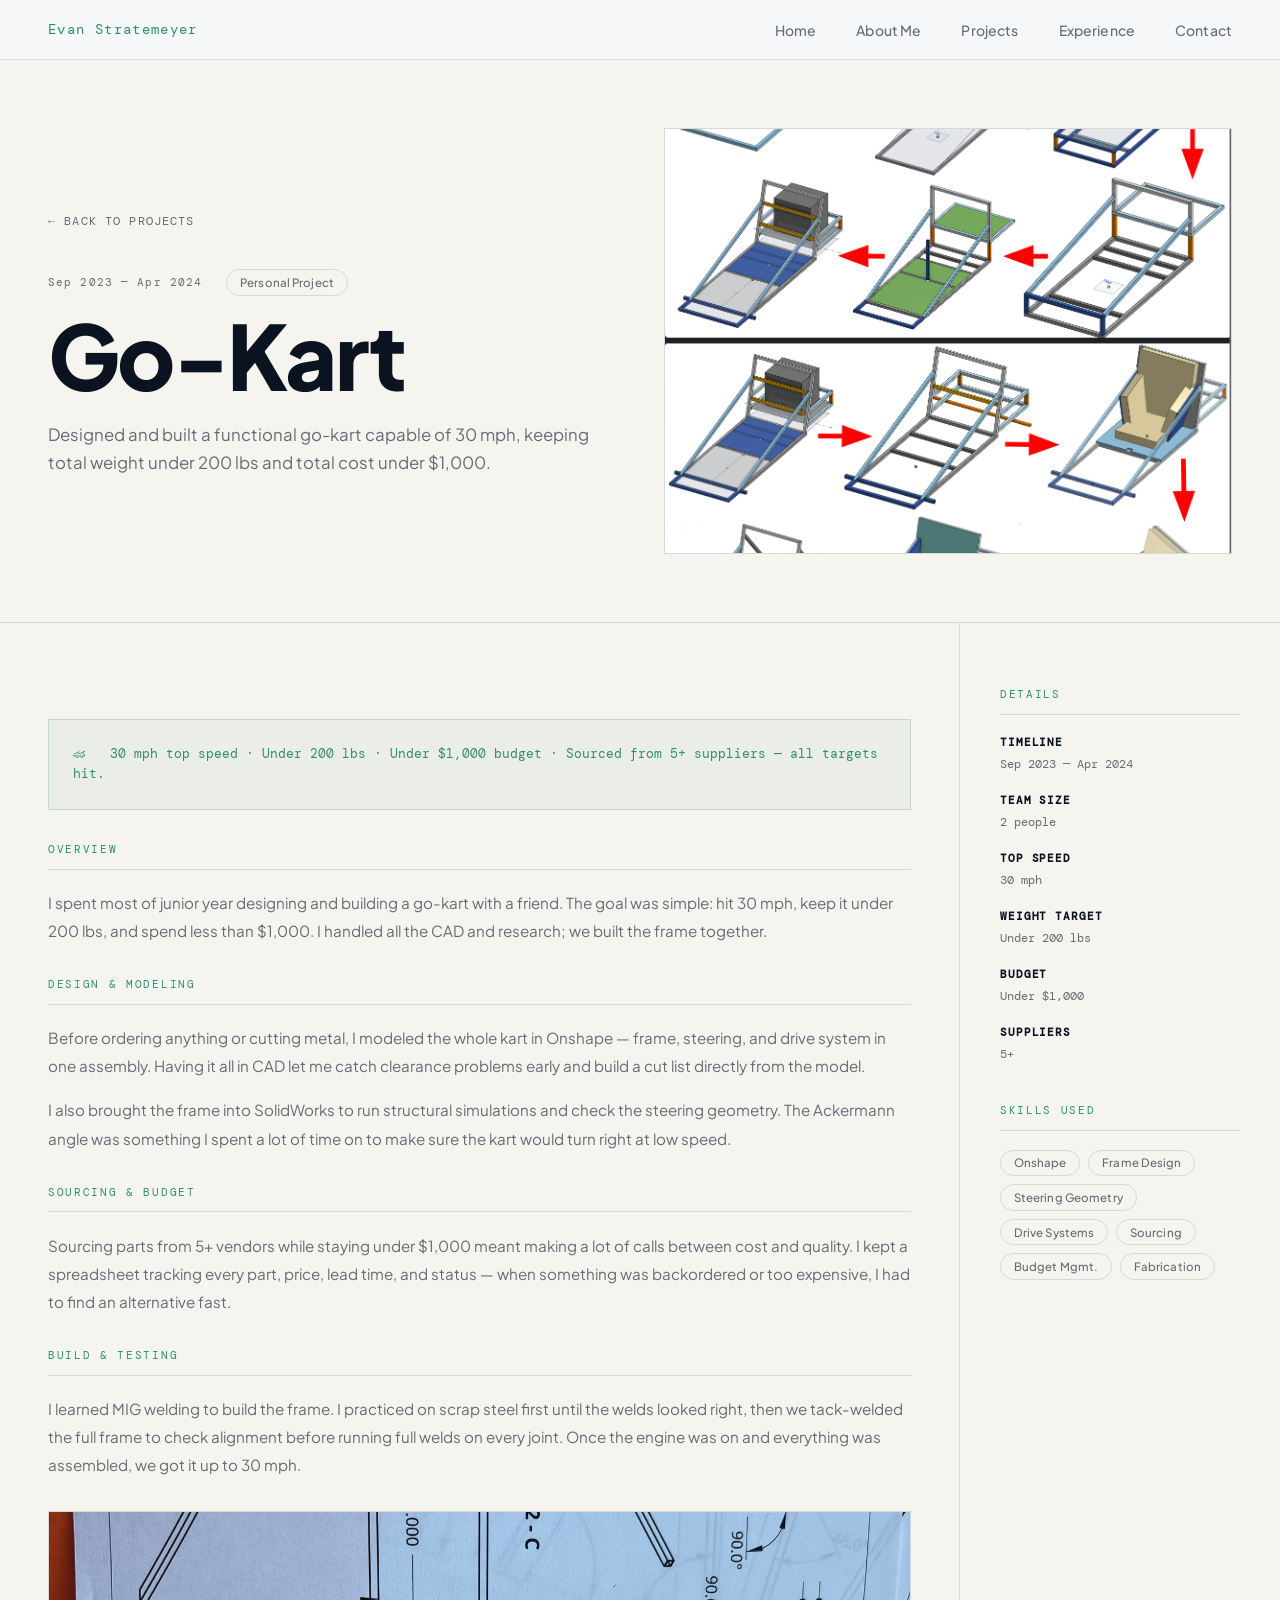
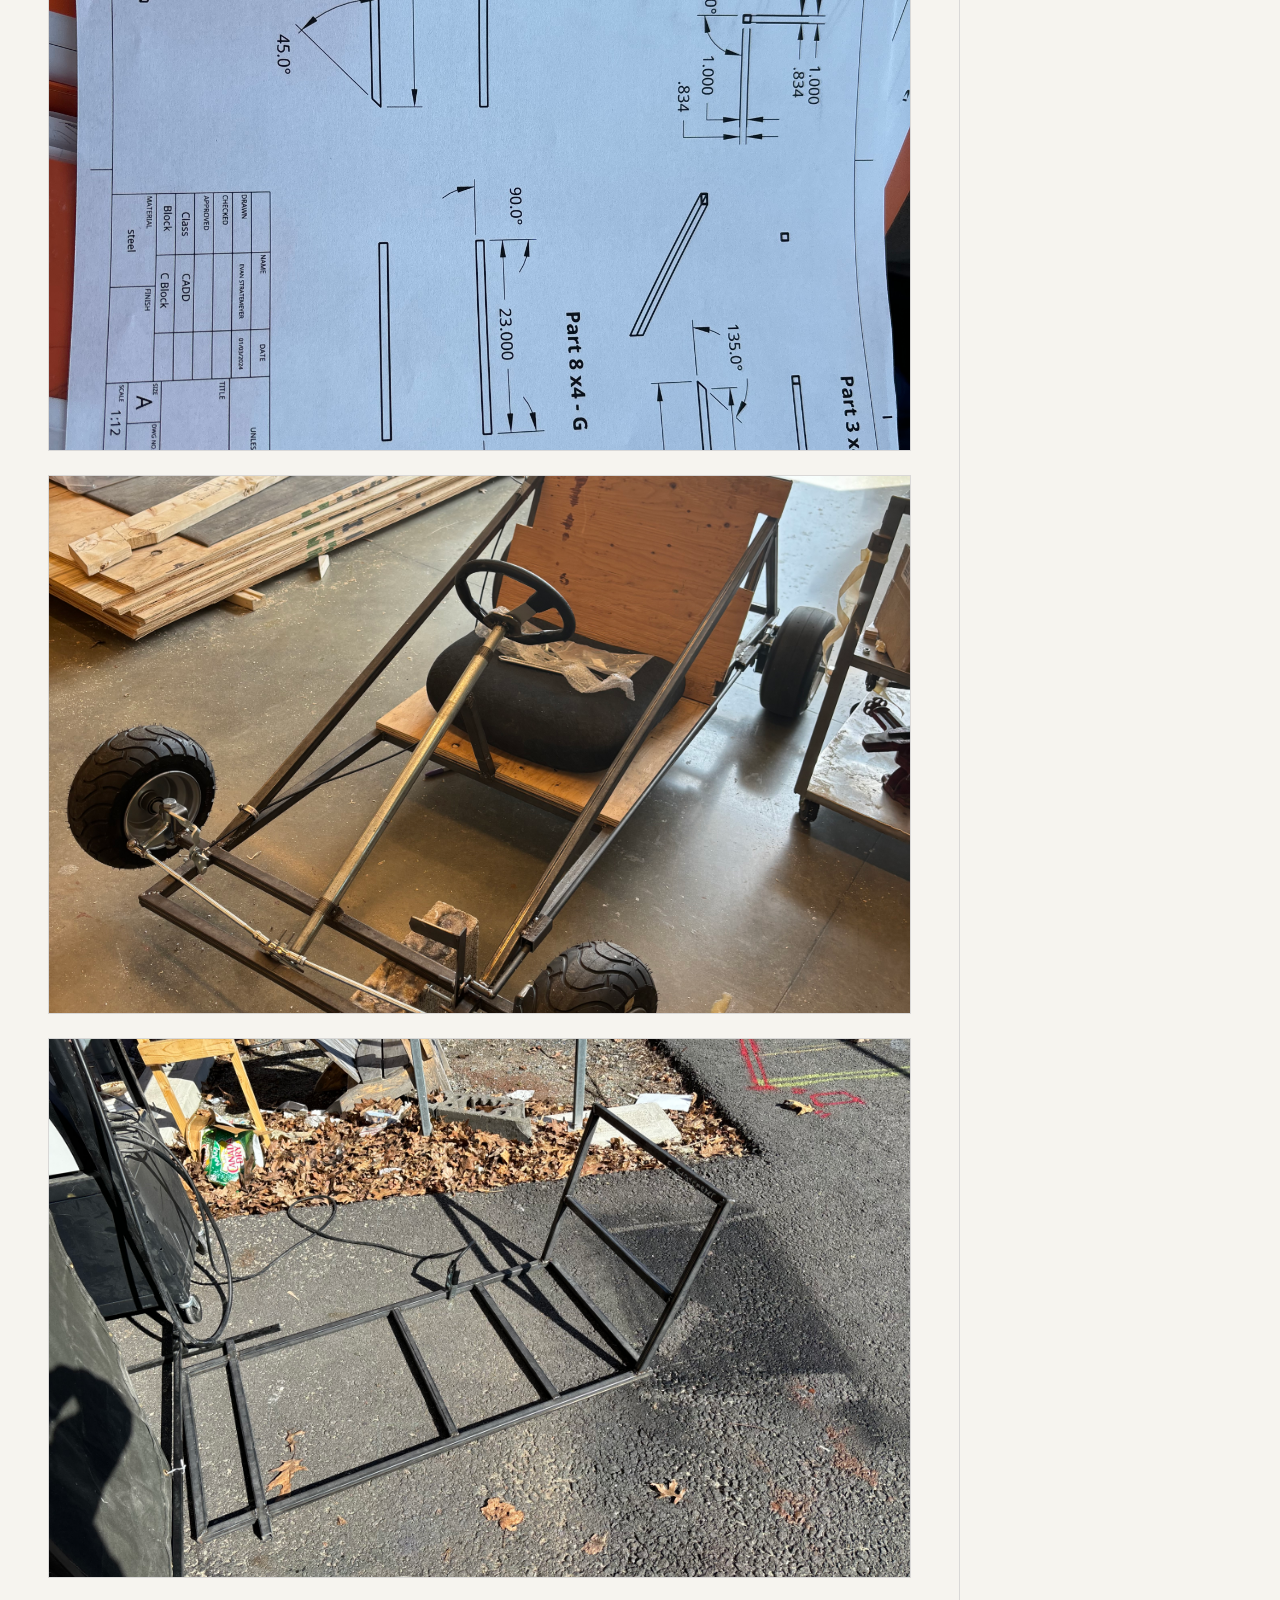
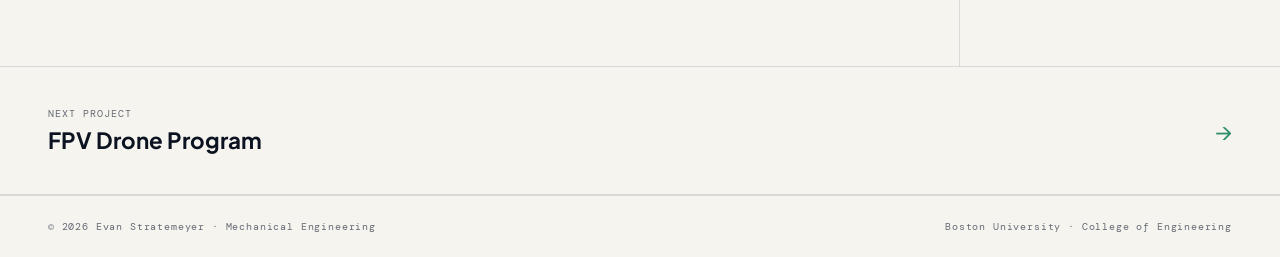
<file: projects/go-kart.html>
<!doctype html>
<html lang="en">
  <head>
    <meta charset="UTF-8" />
    <meta name="viewport" content="width=device-width, initial-scale=1.0" />
    <title>Go-Kart — Evan Stratemeyer</title>
    <link rel="stylesheet" href="../css/styles.css" />
  </head>
  <body>
    <nav>
      <a class="nav-logo" href="../index.html">Evan Stratemeyer</a>
      <ul class="nav-links">
        <li><a href="../index.html#home">Home</a></li>
        <li><a href="../index.html#aboutme">About Me</a></li>
        <li><a href="../index.html#projects">Projects</a></li>
        <li><a href="../index.html#experience">Experience</a></li>
        <li><a href="../index.html#contact">Contact</a></li>
      </ul>
    </nav>

    <div
      class="project-hero"
      style="
        display: grid;
        grid-template-columns: 1fr 1fr;
        gap: 3rem;
        align-items: center;
      "
    >
      <div class="project-hero-content">
        <a href="../index.html#projects" class="back-link"
          >← Back to Projects</a
        >
        <div class="project-hero-meta">
          <span class="project-hero-date">Sep 2023 — Apr 2024</span>
          <span class="tag">Personal Project</span>
        </div>
        <h1 class="project-hero-title">Go-Kart</h1>
        <p class="project-hero-subtitle">
          Designed and built a functional go-kart capable of 30 mph, keeping
          total weight under 200 lbs and total cost under $1,000.
        </p>
      </div>
      <div style="position: relative; z-index: 1">
        <img
          src="../assets/images/go-kart/IMG_9897.jpeg"
          alt="Completed Go-Kart"
          style="
            width: 100%;
            aspect-ratio: 4/3;
            object-fit: cover;
            border: 1px solid var(--border);
          "
        />
      </div>
    </div>

    <div class="project-body">
      <div class="project-main">
        <div class="highlight-box">
          <p>
            🏎 &nbsp; 30 mph top speed · Under 200 lbs · Under $1,000 budget ·
            Sourced from 5+ suppliers — all targets hit.
          </p>
        </div>

        <p class="project-section-title">Overview</p>
        <div class="project-text">
          <p>
            I spent most of junior year designing and building a go-kart with a
            friend. The goal was simple: hit 30 mph, keep it under 200 lbs, and
            spend less than $1,000. I handled all the CAD and research; we built
            the frame together.
          </p>
        </div>

        <p class="project-section-title">Design & Modeling</p>
        <div class="project-text">
          <p>
            Before ordering anything or cutting metal, I modeled the whole kart
            in Onshape — frame, steering, and drive system in one assembly.
            Having it all in CAD let me catch clearance problems early and build
            a cut list directly from the model.
          </p>
          <p>
            I also brought the frame into SolidWorks to run structural
            simulations and check the steering geometry. The Ackermann angle
            was something I spent a lot of time on to make sure the kart would
            turn right at low speed.
          </p>
        </div>

        <p class="project-section-title">Sourcing & Budget</p>
        <div class="project-text">
          <p>
            Sourcing parts from 5+ vendors while staying under $1,000 meant
            making a lot of calls between cost and quality. I kept a spreadsheet
            tracking every part, price, lead time, and status — when something
            was backordered or too expensive, I had to find an alternative fast.
          </p>
        </div>

        <p class="project-section-title">Build & Testing</p>
        <div class="project-text">
          <p>
            I learned MIG welding to build the frame. I practiced on scrap
            steel first until the welds looked right, then we tack-welded the
            full frame to check alignment before running full welds on every
            joint. Once the engine was on and everything was assembled, we got
            it up to 30 mph.
          </p>
        </div>

        <img src="../assets/images/go-kart/IMG_8149.jpeg" alt="Go-Kart build in progress" class="project-image" />
        <img src="../assets/images/go-kart/IMG_9628.jpeg" alt="Go-Kart chassis and drive system" class="project-image" />
        <img src="../assets/images/go-kart/IMG_8656.jpeg" alt="Go-Kart steering assembly" class="project-image" />
      </div>

      <div class="project-sidebar">
        <p class="project-section-title">Details</p>
        <div class="detail-list">
          <div class="detail-item">
            <strong>Timeline</strong>Sep 2023 — Apr 2024
          </div>
          <div class="detail-item"><strong>Team Size</strong>2 people</div>
          <div class="detail-item"><strong>Top Speed</strong>30 mph</div>
          <div class="detail-item">
            <strong>Weight Target</strong>Under 200 lbs
          </div>
          <div class="detail-item"><strong>Budget</strong>Under $1,000</div>
          <div class="detail-item"><strong>Suppliers</strong>5+</div>
        </div>

        <p class="project-section-title">Skills Used</p>
        <div class="sidebar-tags">
          <span class="sidebar-tag">Onshape</span>
          <span class="sidebar-tag">Frame Design</span>
          <span class="sidebar-tag">Steering Geometry</span>
          <span class="sidebar-tag">Drive Systems</span>
          <span class="sidebar-tag">Sourcing</span>
          <span class="sidebar-tag">Budget Mgmt.</span>
          <span class="sidebar-tag">Fabrication</span>
        </div>
      </div>
    </div>

    <a href="fpv-drone.html" class="next-project">
      <div>
        <p class="next-label">Next Project</p>
        <p class="next-title">FPV Drone Program</p>
      </div>
      <span class="next-arrow">→</span>
    </a>

    <footer>
      <p>© 2026 Evan Stratemeyer · Mechanical Engineering</p>
      <p>Boston University · College of Engineering</p>
    </footer>

    <script src="../js/main.js"></script>
  </body>
</html>
</file>
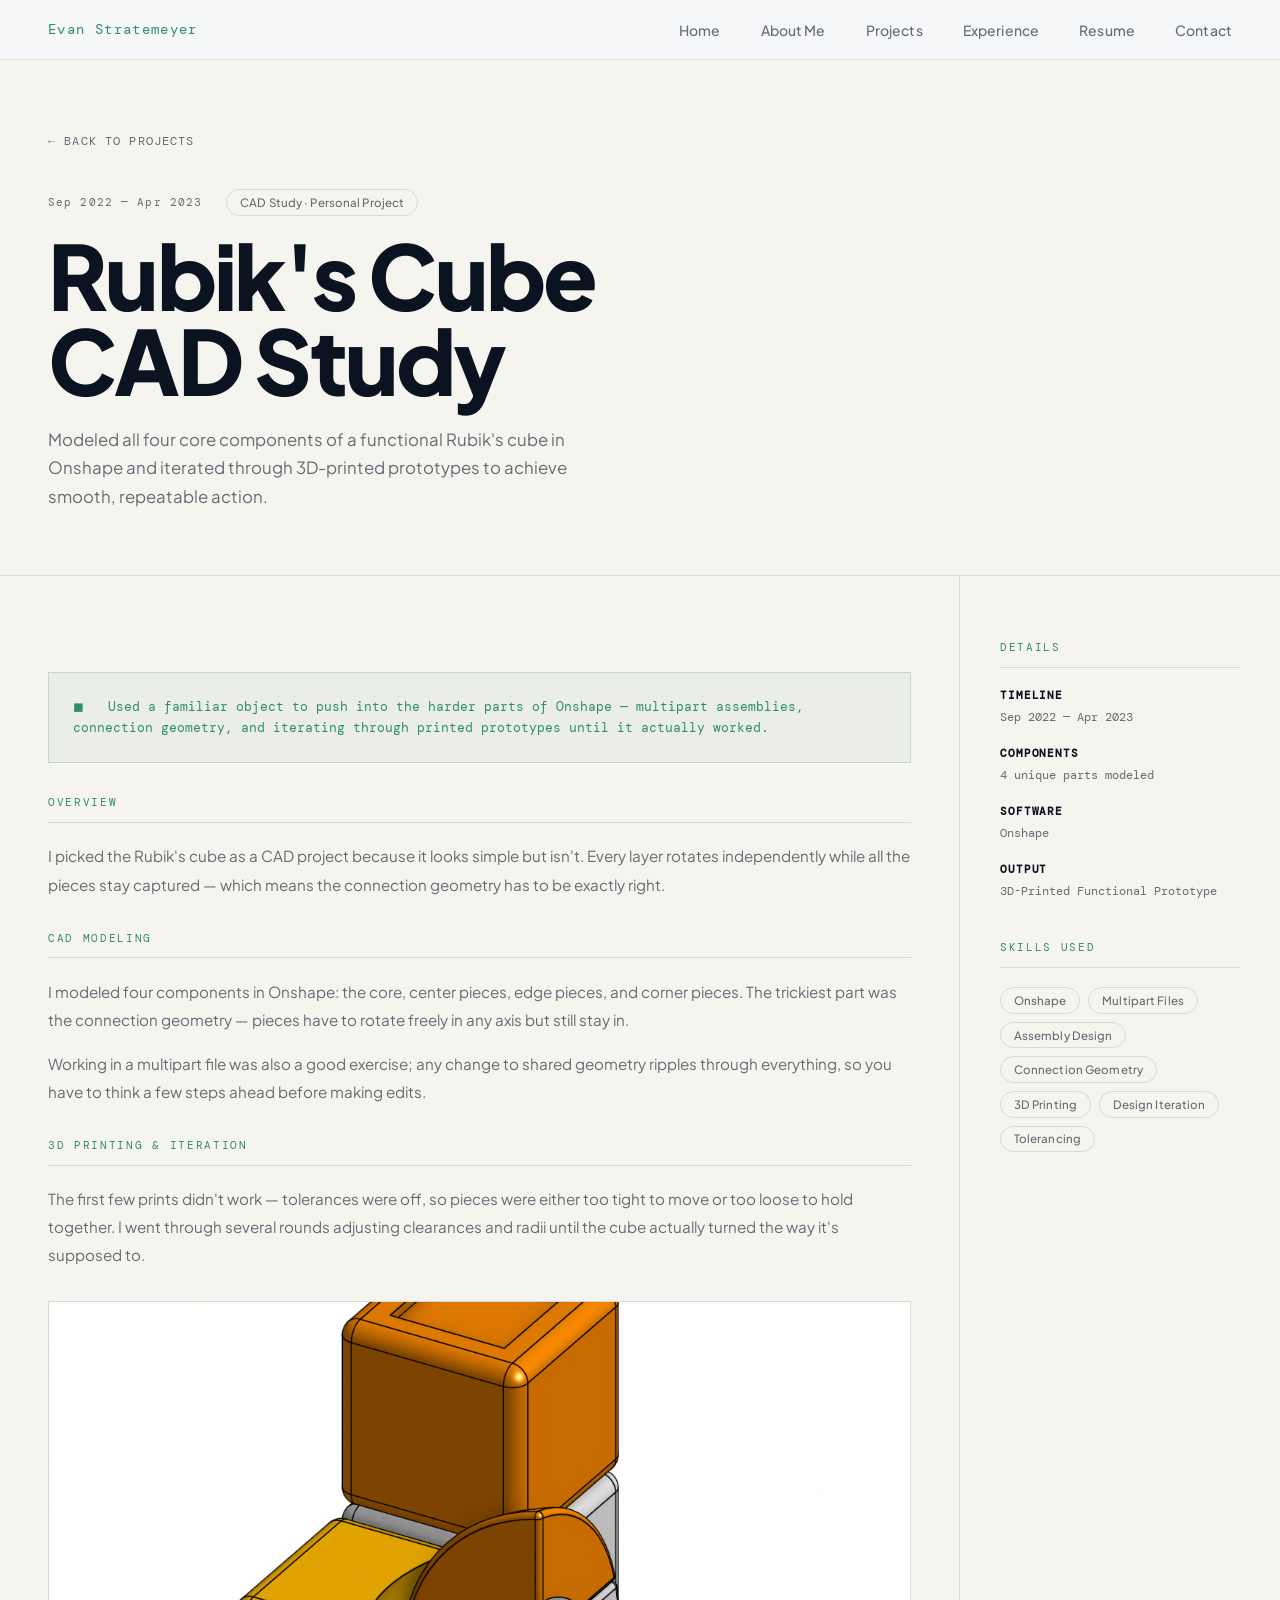
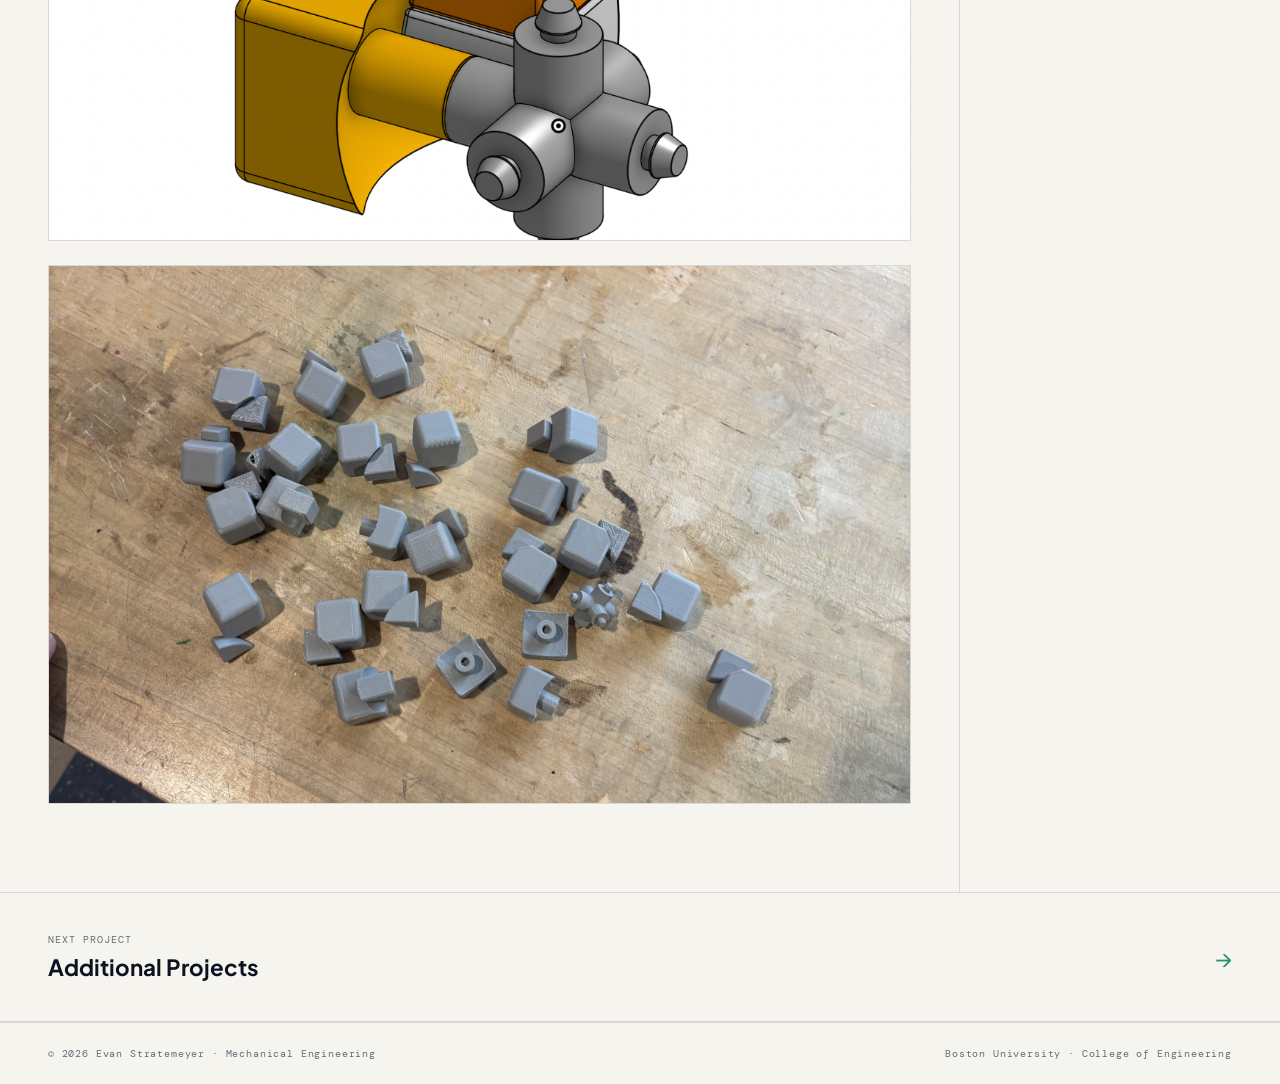
<file: projects/rubiks-cube.html>
<!DOCTYPE html>
<html lang="en">
<head>
  <meta charset="UTF-8">
  <meta name="viewport" content="width=device-width, initial-scale=1.0">
  <title>Rubik's Cube — Evan Stratemeyer</title>
  <link rel="stylesheet" href="../css/styles.css">
</head>
<body>

<nav>
  <a class="nav-logo" href="../index.html">Evan Stratemeyer</a>
  <ul class="nav-links">
    <li><a href="../index.html#home">Home</a></li>
    <li><a href="../index.html#aboutme">About Me</a></li>
    <li><a href="../index.html#projects">Projects</a></li>
    <li><a href="../index.html#experience">Experience</a></li>
    <li><a href="../resume.html">Resume</a></li>
    <li><a href="../index.html#contact">Contact</a></li>
  </ul>
</nav>

<div class="project-hero">
  <div class="project-hero-content">
    <a href="../index.html#projects" class="back-link">← Back to Projects</a>
    <div class="project-hero-meta">
      <span class="project-hero-date">Sep 2022 — Apr 2023</span>
      <span class="tag">CAD Study · Personal Project</span>
    </div>
    <h1 class="project-hero-title">Rubik's Cube<br>CAD Study</h1>
    <p class="project-hero-subtitle">Modeled all four core components of a functional Rubik's cube in Onshape and iterated through 3D-printed prototypes to achieve smooth, repeatable action.</p>
  </div>
</div>

<div class="project-body">
  <div class="project-main">

    <div class="highlight-box">
      <p>◼ &nbsp; Used a familiar object to push into the harder parts of Onshape — multipart assemblies, connection geometry, and iterating through printed prototypes until it actually worked.</p>
    </div>

    <p class="project-section-title">Overview</p>
    <div class="project-text">
      <p>I picked the Rubik's cube as a CAD project because it looks simple but isn't. Every layer rotates independently while all the pieces stay captured — which means the connection geometry has to be exactly right.</p>
    </div>

    <p class="project-section-title">CAD Modeling</p>
    <div class="project-text">
      <p>I modeled four components in Onshape: the core, center pieces, edge pieces, and corner pieces. The trickiest part was the connection geometry — pieces have to rotate freely in any axis but still stay in.</p>
      <p>Working in a multipart file was also a good exercise; any change to shared geometry ripples through everything, so you have to think a few steps ahead before making edits.</p>
    </div>

    <p class="project-section-title">3D Printing & Iteration</p>
    <div class="project-text">
      <p>The first few prints didn't work — tolerances were off, so pieces were either too tight to move or too loose to hold together. I went through several rounds adjusting clearances and radii until the cube actually turned the way it's supposed to.</p>
    </div>

    <img src="../assets/images/rubiks-cube/rubiks-cube.png" alt="Rubik's Cube CAD model in Onshape" class="project-image" />
    <img src="../assets/images/rubiks-cube/IMG_6658.jpeg" alt="3D printed Rubik's Cube prototype" class="project-image" />

  </div>

  <div class="project-sidebar">
    <p class="project-section-title">Details</p>
    <div class="detail-list">
      <div class="detail-item"><strong>Timeline</strong>Sep 2022 — Apr 2023</div>
      <div class="detail-item"><strong>Components</strong>4 unique parts modeled</div>
      <div class="detail-item"><strong>Software</strong>Onshape</div>
      <div class="detail-item"><strong>Output</strong>3D-Printed Functional Prototype</div>
    </div>

    <p class="project-section-title">Skills Used</p>
    <div class="sidebar-tags">
      <span class="sidebar-tag">Onshape</span>
      <span class="sidebar-tag">Multipart Files</span>
      <span class="sidebar-tag">Assembly Design</span>
      <span class="sidebar-tag">Connection Geometry</span>
      <span class="sidebar-tag">3D Printing</span>
      <span class="sidebar-tag">Design Iteration</span>
      <span class="sidebar-tag">Tolerancing</span>
    </div>
  </div>
</div>

<a href="additional.html" class="next-project">
  <div>
    <p class="next-label">Next Project</p>
    <p class="next-title">Additional Projects</p>
  </div>
  <span class="next-arrow">→</span>
</a>

<footer>
  <p>© 2026 Evan Stratemeyer · Mechanical Engineering</p>
  <p>Boston University · College of Engineering</p>
</footer>

<script src="../js/main.js"></script>
</body>
</html>
</file>
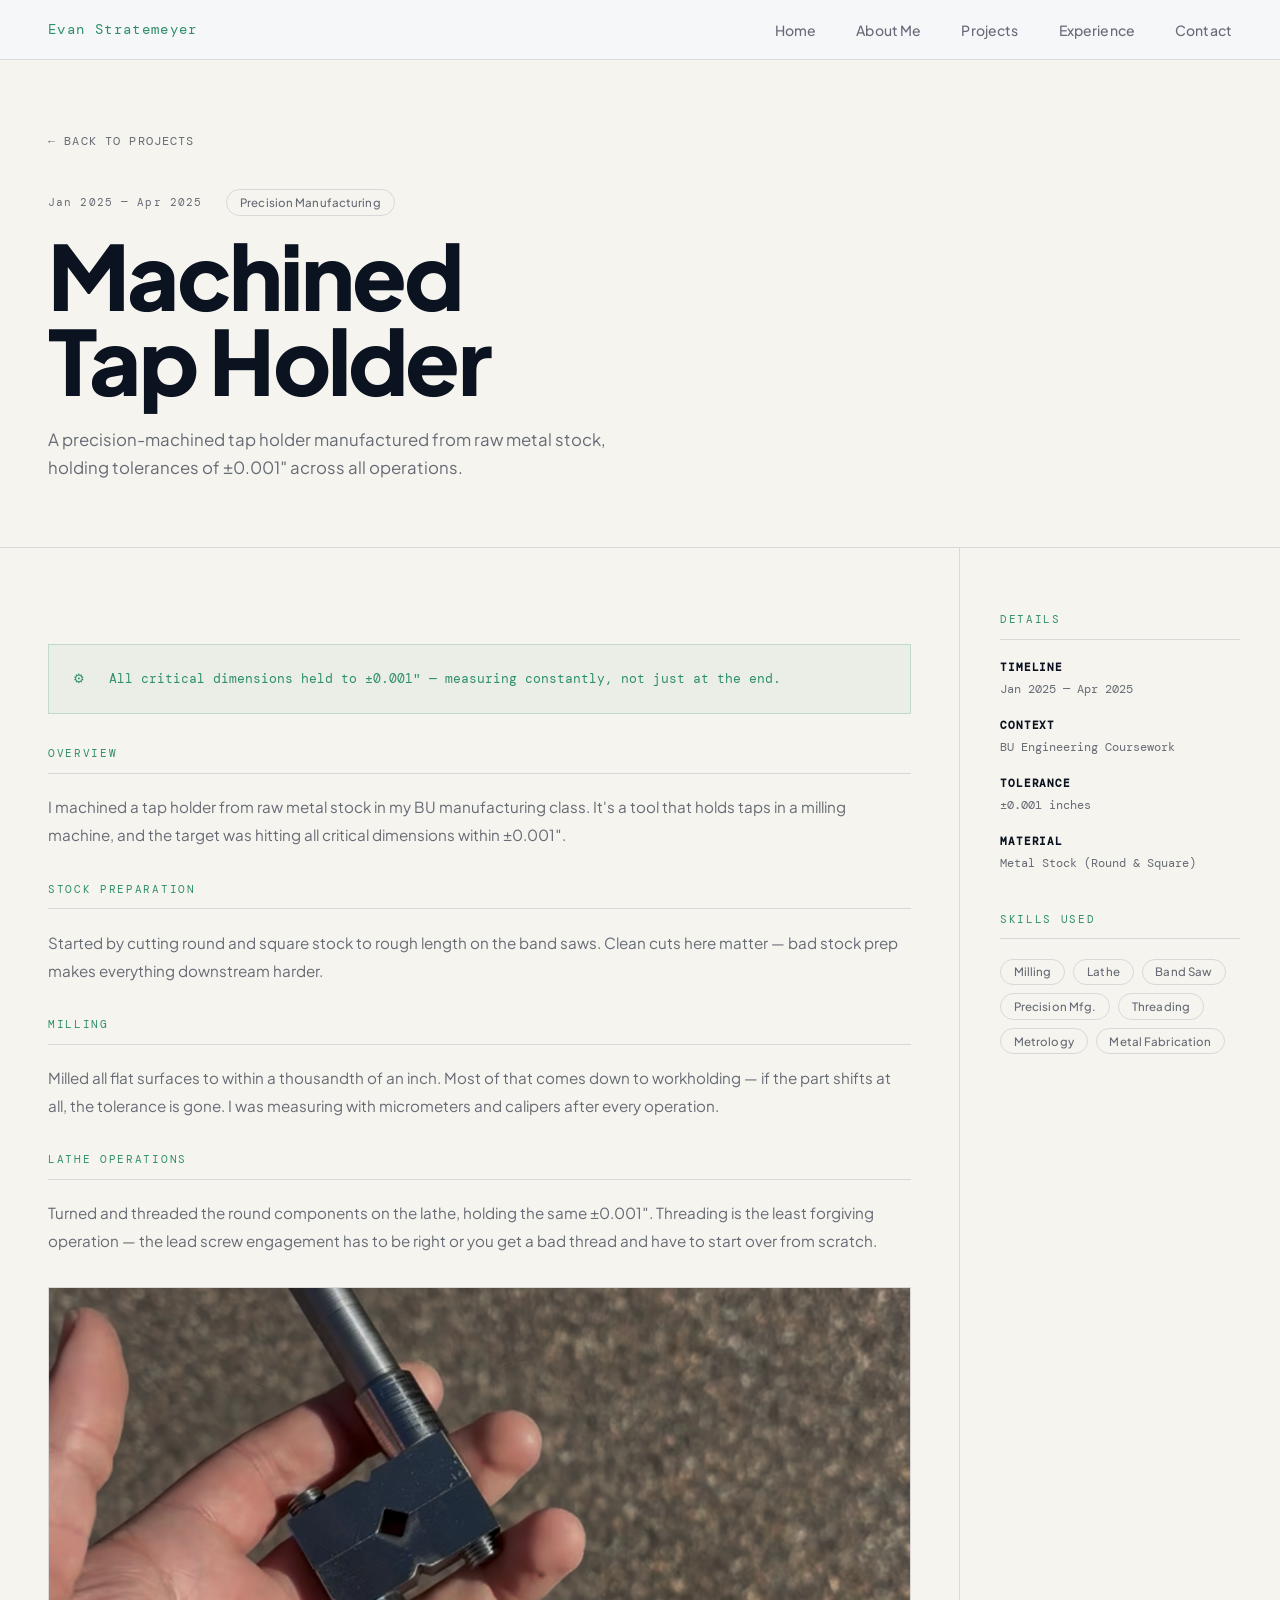
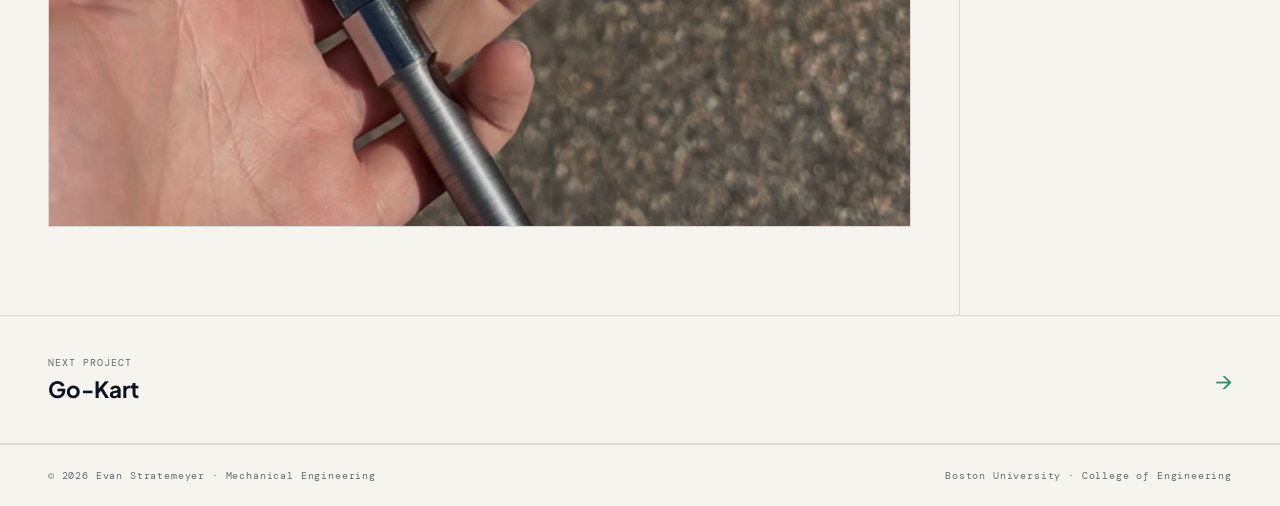
<file: projects/tap-holder.html>
<!doctype html>
<html lang="en">
  <head>
    <meta charset="UTF-8" />
    <meta name="viewport" content="width=device-width, initial-scale=1.0" />
    <title>Machined Tap Holder — Evan Stratemeyer</title>
    <link rel="stylesheet" href="../css/styles.css" />
  </head>
  <body>
    <nav>
      <a class="nav-logo" href="../index.html">Evan Stratemeyer</a>
      <ul class="nav-links">
        <li><a href="../index.html#home">Home</a></li>
        <li><a href="../index.html#aboutme">About Me</a></li>
        <li><a href="../index.html#projects">Projects</a></li>
        <li><a href="../index.html#experience">Experience</a></li>
        <li><a href="../index.html#contact">Contact</a></li>
      </ul>
    </nav>

    <div class="project-hero">
      <div class="project-hero-content">
        <a href="../index.html#projects" class="back-link"
          >← Back to Projects</a
        >
        <div class="project-hero-meta">
          <span class="project-hero-date">Jan 2025 — Apr 2025</span>
          <span class="tag">Precision Manufacturing</span>
        </div>
        <h1 class="project-hero-title">Machined<br />Tap Holder</h1>
        <p class="project-hero-subtitle">
          A precision-machined tap holder manufactured from raw metal stock,
          holding tolerances of ±0.001″ across all operations.
        </p>
      </div>
    </div>

    <div class="project-body">
      <div class="project-main">
        <div class="highlight-box">
          <p>
            ⚙ &nbsp; All critical dimensions held to ±0.001″ — measuring
            constantly, not just at the end.
          </p>
        </div>

        <p class="project-section-title">Overview</p>
        <div class="project-text">
          <p>
            I machined a tap holder from raw metal stock in my BU manufacturing
            class. It's a tool that holds taps in a milling machine, and the
            target was hitting all critical dimensions within ±0.001″.
          </p>
        </div>

        <p class="project-section-title">Stock Preparation</p>
        <div class="project-text">
          <p>
            Started by cutting round and square stock to rough length on the
            band saws. Clean cuts here matter — bad stock prep makes everything
            downstream harder.
          </p>
        </div>

        <p class="project-section-title">Milling</p>
        <div class="project-text">
          <p>
            Milled all flat surfaces to within a thousandth of an inch. Most of
            that comes down to workholding — if the part shifts at all, the
            tolerance is gone. I was measuring with micrometers and calipers
            after every operation.
          </p>
        </div>

        <p class="project-section-title">Lathe Operations</p>
        <div class="project-text">
          <p>
            Turned and threaded the round components on the lathe, holding the
            same ±0.001″. Threading is the least forgiving operation — the lead
            screw engagement has to be right or you get a bad thread and have to
            start over from scratch.
          </p>
        </div>

        <img src="../assets/images/tap-holder/tap-holder.png" alt="Precision machined tap holder" class="project-image" />
      </div>

      <div class="project-sidebar">
        <p class="project-section-title">Details</p>
        <div class="detail-list">
          <div class="detail-item">
            <strong>Timeline</strong>Jan 2025 — Apr 2025
          </div>
          <div class="detail-item">
            <strong>Context</strong>BU Engineering Coursework
          </div>
          <div class="detail-item"><strong>Tolerance</strong>±0.001 inches</div>
          <div class="detail-item">
            <strong>Material</strong>Metal Stock (Round & Square)
          </div>
        </div>

        <p class="project-section-title">Skills Used</p>
        <div class="sidebar-tags">
          <span class="sidebar-tag">Milling</span>
          <span class="sidebar-tag">Lathe</span>
          <span class="sidebar-tag">Band Saw</span>
          <span class="sidebar-tag">Precision Mfg.</span>
          <span class="sidebar-tag">Threading</span>
          <span class="sidebar-tag">Metrology</span>
          <span class="sidebar-tag">Metal Fabrication</span>
        </div>
      </div>
    </div>

    <a href="go-kart.html" class="next-project">
      <div>
        <p class="next-label">Next Project</p>
        <p class="next-title">Go-Kart</p>
      </div>
      <span class="next-arrow">→</span>
    </a>

    <footer>
      <p>© 2026 Evan Stratemeyer · Mechanical Engineering</p>
      <p>Boston University · College of Engineering</p>
    </footer>

    <script src="../js/main.js"></script>
  </body>
</html>
</file>
<file: css/styles.css>
/* =========================================
   EVAN STRATEMEYER — Portfolio Styles
   ========================================= */

@import url("https://fonts.googleapis.com/css2?family=Plus+Jakarta+Sans:wght@400;500;600;700;800&family=DM+Mono:wght@400;500&display=swap");

/* -----------------------------------------
   CSS VARIABLES
----------------------------------------- */
:root {
  --bg: #f6f4ef;
  --surface: #fbfaf7;
  --border: rgba(15, 23, 42, 0.12);
  --accent: #2f8f6a;       /* sage green */
  --accent-rgb: 47, 143, 106;
  --amber: #c97b3a;        /* warm amber */
  --amber-rgb: 201, 123, 58;
  --indigo: #5567a0;       /* muted indigo */
  --indigo-rgb: 85, 103, 160;
  --text: #0b1220;
  --muted: rgba(15, 23, 42, 0.62);
  --mono:
    "DM Mono", ui-monospace, SFMono-Regular, Menlo, Monaco, Consolas, monospace;
  --sans:
    "Plus Jakarta Sans", ui-sans-serif, system-ui, -apple-system,
    BlinkMacSystemFont, "Segoe UI", Roboto, Helvetica, Arial, sans-serif;
}

/* -----------------------------------------
   RESET & BASE
----------------------------------------- */
* {
  margin: 0;
  padding: 0;
  box-sizing: border-box;
}
html {
  scroll-behavior: smooth;
}

body {
  background: var(--bg);
  color: var(--text);
  font-family: var(--sans);
  overflow-x: hidden;
}

/* -----------------------------------------
   HERO
----------------------------------------- */
.hero {
  min-height: 100vh;
  display: flex;
  align-items: center;
  justify-content: space-between;
  gap: 3rem;
  padding: 0 3rem;
  overflow: hidden;
  position: relative;
}

/* Abstract background blobs */
.hero::before {
  content: "";
  position: absolute;
  width: 520px;
  height: 520px;
  border-radius: 62% 38% 58% 42% / 44% 56% 44% 56%;
  background: radial-gradient(ellipse at center, rgba(var(--accent-rgb), 0.1) 0%, transparent 68%);
  top: -80px;
  right: 80px;
  pointer-events: none;
  z-index: 0;
}

.hero::after {
  content: "";
  position: absolute;
  width: 380px;
  height: 380px;
  border-radius: 44% 56% 38% 62% / 58% 42% 58% 42%;
  background: radial-gradient(ellipse at center, rgba(var(--amber-rgb), 0.09) 0%, transparent 68%);
  bottom: 40px;
  left: -60px;
  pointer-events: none;
  z-index: 0;
}

.hero-content {
  max-width: 900px;
  position: relative;
  z-index: 1;
}

.hero-kicker {
  font-family: var(--mono);
  font-size: 0.75rem;
  color: var(--accent);
  letter-spacing: 0.2em;
  text-transform: uppercase;
  margin-bottom: 1.5rem;
}

.hero-title {
  font-size: clamp(3.5rem, 9vw, 8rem);
  font-weight: 800;
  line-height: 0.92;
  letter-spacing: -0.03em;
  margin-bottom: 1.5rem;
}

.hero-lastname {
  color: transparent;
  -webkit-text-stroke: 1px rgba(var(--accent-rgb), 0.55);
}

.hero-subtitle {
  font-size: 1.1rem;
  color: var(--muted);
  max-width: 460px;
  line-height: 1.7;
  margin-bottom: 2.5rem;
}

.hero-actions {
  display: flex;
  gap: 1rem;
  flex-wrap: wrap;
}

.hero-photo {
  width: min(360px, 32vw);
  aspect-ratio: 1 / 1;
  border-radius: 28px;
  border: 1px solid var(--border);
  position: relative;
  z-index: 1;
  background: linear-gradient(
    180deg,
    rgba(var(--accent-rgb), 0.08),
    transparent 70%
  );
  box-shadow:
    0 20px 60px rgba(15, 23, 42, 0.1),
    0 1px 0 rgba(255, 255, 255, 0.8) inset;
  overflow: hidden;
  flex: 0 0 auto;
}

.hero-photo-img {
  width: 100%;
  height: 100%;
  object-fit: cover;
  display: block;
}

/* -----------------------------------------
   NAVIGATION
----------------------------------------- */
nav {
  position: fixed;
  top: 0;
  left: 0;
  right: 0;
  z-index: 100;
  display: flex;
  align-items: center;
  justify-content: space-between;
  padding: 1.2rem 3rem;
  border-bottom: 1px solid var(--border);
  background: rgba(247, 248, 251, 0.78);
  backdrop-filter: blur(12px);
}

.nav-logo {
  font-family: var(--mono);
  font-size: 0.85rem;
  color: var(--accent);
  letter-spacing: 0.1em;
  text-decoration: none;
}

.nav-links {
  display: flex;
  gap: 2.5rem;
  list-style: none;
}

.nav-links a {
  font-family: var(--sans);
  font-size: 0.875rem;
  font-weight: 500;
  color: var(--muted);
  text-decoration: none;
  letter-spacing: 0.01em;
  transition: color 0.2s;
}

.nav-links a:hover {
  color: var(--accent);
}

/* -----------------------------------------
   BUTTONS
----------------------------------------- */
.btn {
  font-family: var(--sans);
  font-size: 0.875rem;
  font-weight: 600;
  letter-spacing: 0.01em;
  text-decoration: none;
  padding: 0.85rem 1.8rem;
  border: 1px solid;
  border-radius: 6px;
  transition: all 0.2s;
  cursor: pointer;
  display: inline-block;
}

.btn-primary {
  background: var(--accent);
  color: #ffffff;
  border-color: var(--accent);
}

.btn-primary:hover {
  background: transparent;
  color: var(--accent);
}

.btn-secondary {
  background: transparent;
  color: var(--muted);
  border-color: var(--border);
}

.btn-secondary:hover {
  border-color: var(--muted);
  color: var(--text);
}

/* -----------------------------------------
   SECTIONS (shared)
----------------------------------------- */
section {
  position: relative;
  z-index: 1;
  padding: 6rem 3rem;
}

.section-surface {
  background: var(--surface);
  border-top: 1px solid var(--border);
  border-bottom: 1px solid var(--border);
  background-image: radial-gradient(rgba(15, 23, 42, 0.05) 1px, transparent 1px);
  background-size: 28px 28px;
}

.section-header {
  display: flex;
  align-items: baseline;
  gap: 1rem;
  margin-bottom: 3.5rem;
}

.section-num {
  font-family: var(--mono);
  font-size: 0.7rem;
  color: var(--accent);
  letter-spacing: 0.15em;
}

/* Per-section accent colors */
#projects .section-num   { color: var(--amber); }
#experience .section-num { color: var(--indigo); }
#contact .section-num    { color: var(--amber); }

.section-title {
  font-size: 2.8rem;
  font-weight: 800;
  letter-spacing: -0.02em;
}

/* -----------------------------------------
   ABOUT
----------------------------------------- */
/* Lede spans the top, detail paragraphs sit side by side, callout spans the bottom */
.about-layout {
  display: grid;
  grid-template-columns: 1fr 1fr;
  gap: 1.5rem 3rem;
  align-items: start;
}

.about-lede {
  grid-column: 1 / -1;
  font-size: 1.15rem;
  color: var(--text);
  line-height: 1.8;
  max-width: 68ch;
}

.about-details {
  display: contents;
  font-size: 0.95rem;
  color: var(--muted);
  line-height: 1.9;
}

.about-callout {
  grid-column: 1 / -1;
  justify-self: start;
  padding: 1rem 1.25rem;
  border: 1px solid rgba(var(--amber-rgb), 0.28);
  background: rgba(var(--amber-rgb), 0.07);
  border-radius: 16px;
  color: var(--text);
}

/* -----------------------------------------
   ON THE BENCH
----------------------------------------- */
.bench-grid {
  display: grid;
  grid-template-columns: 1fr 1fr;
  gap: 1.25rem;
  background: transparent;
  border: none;
}

.bench-card {
  background: var(--bg);
  padding: 2.5rem;
  border: 1px solid var(--border);
  border-radius: 16px;
}

.bench-card-wide {
  grid-column: span 2;
}

.bench-label {
  font-family: var(--mono);
  font-size: 0.65rem;
  color: var(--accent);
  letter-spacing: 0.15em;
  text-transform: uppercase;
  margin-bottom: 0.6rem;
}

.bench-label.is-muted {
  color: var(--muted);
}

.bench-title {
  font-size: 1.8rem;
  font-weight: 800;
  letter-spacing: -0.02em;
  margin-bottom: 1rem;
}

.bench-title.is-muted {
  color: var(--muted);
}

.bench-text {
  font-size: 0.95rem;
  color: var(--muted);
  line-height: 1.7;
  max-width: 640px;
}

.bench-subhead {
  font-family: var(--mono);
  font-size: 0.7rem;
  color: var(--accent);
  letter-spacing: 0.15em;
  text-transform: uppercase;
  margin-bottom: 1.2rem;
  padding-bottom: 0.8rem;
  border-bottom: 1px solid var(--border);
}

.bench-tags {
  display: flex;
  flex-wrap: wrap;
  gap: 0.5rem;
}

.bench-tags-spaced {
  margin-top: 1.2rem;
}

.bench-status {
  display: flex;
  flex-direction: column;
  gap: 0.8rem;
}

.bench-status-row {
  display: flex;
  align-items: center;
  gap: 1rem;
  font-family: var(--mono);
  font-size: 0.78rem;
  color: var(--muted);
}

.bench-status-row.is-active {
  color: var(--text);
}

.bench-status-bullet {
  color: var(--border);
}
.bench-status-row.is-active .bench-status-bullet {
  color: var(--accent);
}

.bench-status-step {
  color: inherit;
}

.bench-status-state {
  margin-left: auto;
  color: var(--muted);
}

.bench-status-row.is-active .bench-status-state {
  color: var(--accent);
}

/* -----------------------------------------
   STATS BAR
----------------------------------------- */
.stats-bar {
  position: relative;
  z-index: 1;
  display: flex;
  border-top: 1px solid var(--border);
  border-bottom: 1px solid var(--border);
}

.stat {
  flex: 1;
  padding: 2rem;
  border-right: 1px solid var(--border);
  opacity: 0;
  animation: fadeUp 0.5s ease forwards;
}

.stat:last-child {
  border-right: none;
}
.stat:nth-child(1) { animation-delay: 0.2s; }
.stat:nth-child(2) { animation-delay: 0.35s; }
.stat:nth-child(3) { animation-delay: 0.5s; }
.stat:nth-child(4) { animation-delay: 0.65s; }

/* Alternating stat number colors */
.stat:nth-child(2) .stat-num { color: var(--amber); }
.stat:nth-child(3) .stat-num { color: var(--indigo); }
.stat:nth-child(4) .stat-num { color: var(--amber); }

.stat-num {
  font-size: 2.2rem;
  font-weight: 800;
  color: var(--accent);
  line-height: 1;
  margin-bottom: 0.4rem;
}

.stat-label {
  font-family: var(--mono);
  font-size: 0.7rem;
  color: var(--muted);
  letter-spacing: 0.1em;
  text-transform: uppercase;
}

/* -----------------------------------------
   PROJECT CARDS (index page)
----------------------------------------- */
.projects-grid {
  display: grid;
  grid-template-columns: repeat(auto-fill, minmax(340px, 1fr));
  gap: 1.25rem;
  background: transparent;
  border: none;
}

.project-card {
  background: var(--bg);
  padding: 0;
  position: relative;
  overflow: hidden;
  transition:
    background 0.2s,
    box-shadow 0.2s;
  cursor: pointer;
  text-decoration: none;
  color: inherit;
  display: flex;
  flex-direction: column;
  border: 1px solid var(--border);
  border-radius: 16px;
}

.project-card:hover {
  background: var(--surface);
  box-shadow: 0 8px 32px rgba(15, 23, 42, 0.08);
}

/* Card image */
.project-card-image {
  width: 100%;
  aspect-ratio: 16 / 10;
  overflow: hidden;
  border-radius: 15px 15px 0 0;
  background: rgba(var(--accent-rgb), 0.06);
  flex-shrink: 0;
  display: flex;
  align-items: center;
  justify-content: center;
}

.project-card-image img {
  width: 100%;
  height: 100%;
  object-fit: cover;
  display: block;
  transition: transform 0.4s ease;
}

.project-card:hover .project-card-image img {
  transform: scale(1.04);
}

.project-card-image-placeholder {
  font-size: 2.5rem;
  opacity: 0.4;
}

/* Card body */
.project-card-body {
  padding: 1.6rem 2rem 2rem;
  display: flex;
  flex-direction: column;
  flex: 1;
}

.project-date {
  font-family: var(--mono);
  font-size: 0.65rem;
  color: var(--muted);
  letter-spacing: 0.08em;
  margin-bottom: 0.5rem;
}

.project-name {
  font-size: 1.2rem;
  font-weight: 700;
  letter-spacing: -0.01em;
  margin-bottom: 0.7rem;
}

.project-desc {
  font-size: 0.875rem;
  color: var(--muted);
  line-height: 1.7;
  margin-bottom: 0;
}

/* Skills bullet list */
.project-skills {
  list-style: none;
  display: flex;
  flex-direction: column;
  gap: 0.35rem;
  margin-top: 1.1rem;
}

.project-skills li {
  font-size: 0.82rem;
  color: var(--muted);
  display: flex;
  align-items: center;
  gap: 0.6rem;
}

.project-skills li::before {
  content: "";
  width: 5px;
  height: 5px;
  border-radius: 50%;
  background: var(--accent);
  flex-shrink: 0;
  opacity: 0.7;
}

/* View link at bottom of card */
.project-view-link {
  display: inline-flex;
  align-items: center;
  gap: 0.35rem;
  margin-top: 1.4rem;
  font-size: 0.82rem;
  font-weight: 600;
  color: var(--accent);
  transition: gap 0.2s;
}

.project-card:hover .project-view-link {
  gap: 0.55rem;
}

.project-highlight {
  position: absolute;
  top: 1rem;
  right: 1rem;
  font-family: var(--sans);
  font-size: 0.7rem;
  font-weight: 500;
  color: var(--accent);
  letter-spacing: 0.01em;
  border: 1px solid rgba(var(--accent-rgb), 0.28);
  border-radius: 100px;
  padding: 0.25rem 0.75rem;
  background: rgba(var(--accent-rgb), 0.06);
  backdrop-filter: blur(4px);
}

.tag {
  font-family: var(--sans);
  font-size: 0.72rem;
  font-weight: 500;
  letter-spacing: 0.01em;
  padding: 0.3rem 0.8rem;
  border: 1px solid var(--border);
  border-radius: 100px;
  color: var(--muted);
  transition: all 0.2s;
}

/* -----------------------------------------
   EXPERIENCE
----------------------------------------- */
.exp-list {
  display: flex;
  flex-direction: column;
  border: 1px solid var(--border);
  border-radius: 14px;
  overflow: hidden;
}

.exp-item {
  padding: 2rem 2.5rem;
  border-bottom: 1px solid var(--border);
  display: grid;
  grid-template-columns: 200px 1fr;
  gap: 2rem;
  transition: background 0.2s;
}

.exp-item:last-child {
  border-bottom: none;
}
.exp-item:hover {
  background: var(--surface);
}

.exp-date {
  font-family: var(--mono);
  font-size: 0.7rem;
  color: var(--muted);
  letter-spacing: 0.05em;
  padding-top: 0.2rem;
}

.exp-role {
  font-size: 1.1rem;
  font-weight: 700;
  margin-bottom: 0.3rem;
}

.exp-org {
  font-family: var(--mono);
  font-size: 0.75rem;
  color: var(--indigo);
  margin-bottom: 0.8rem;
  letter-spacing: 0.05em;
}

.exp-desc {
  font-size: 0.875rem;
  color: var(--muted);
  line-height: 1.7;
}

/* -----------------------------------------
   CONTACT
----------------------------------------- */
.contact-section {
  border-top: 1px solid var(--border);
  padding: 6rem 3rem;
}

.contact-grid {
  display: grid;
  grid-template-columns: 1fr 1fr;
  gap: 4rem;
  align-items: center;
}

.contact-headline {
  font-size: clamp(2rem, 5vw, 4rem);
  font-weight: 800;
  letter-spacing: -0.03em;
  line-height: 1.05;
  margin-bottom: 1.5rem;
}

.contact-headline span {
  color: var(--accent);
}

.contact-body {
  font-size: 0.95rem;
  color: var(--muted);
  line-height: 1.7;
  margin-bottom: 2rem;
}

.contact-links {
  display: flex;
  flex-direction: column;
  gap: 1rem;
}

.contact-link {
  display: flex;
  align-items: center;
  gap: 1rem;
  padding: 1.2rem 1.5rem;
  border: 1px solid var(--border);
  border-radius: 10px;
  text-decoration: none;
  color: var(--text);
  transition: all 0.2s;
  font-family: var(--sans);
  font-size: 0.875rem;
  font-weight: 500;
}

.contact-link:hover {
  border-color: var(--accent);
  color: var(--accent);
  background: rgba(var(--accent-rgb), 0.06);
}

.contact-link-icon {
  font-size: 1rem;
  width: 20px;
  text-align: center;
}

.contact-link-static {
  cursor: default;
  pointer-events: none;
}

/* -----------------------------------------
   FOOTER
----------------------------------------- */
footer {
  position: relative;
  z-index: 1;
  border-top: 1px solid var(--border);
  padding: 1.5rem 3rem;
  display: flex;
  justify-content: space-between;
  align-items: center;
}

footer p {
  font-family: var(--mono);
  font-size: 0.65rem;
  color: var(--muted);
  letter-spacing: 0.08em;
}

/* -----------------------------------------
   PROJECT DETAIL PAGES
----------------------------------------- */
.project-hero {
  position: relative;
  z-index: 1;
  min-height: 50vh;
  display: flex;
  align-items: flex-end;
  padding: 8rem 3rem 4rem;
  border-bottom: 1px solid var(--border);
}

.back-link {
  font-family: var(--mono);
  font-size: 0.72rem;
  color: var(--muted);
  text-decoration: none;
  letter-spacing: 0.1em;
  text-transform: uppercase;
  display: inline-flex;
  align-items: center;
  gap: 0.5rem;
  margin-bottom: 2.5rem;
  transition: color 0.2s;
}

.back-link:hover {
  color: var(--accent);
}

.project-hero-content {
  width: 100%;
}

.project-hero-meta {
  display: flex;
  align-items: center;
  gap: 1.5rem;
  margin-bottom: 1rem;
}

.project-hero-date {
  font-family: var(--mono);
  font-size: 0.7rem;
  color: var(--muted);
  letter-spacing: 0.1em;
}

.project-hero-title {
  font-size: clamp(2.5rem, 7vw, 6rem);
  font-weight: 800;
  letter-spacing: -0.03em;
  line-height: 0.95;
  margin-bottom: 1.5rem;
}

.project-hero-subtitle {
  font-size: 1.05rem;
  color: var(--muted);
  max-width: 560px;
  line-height: 1.7;
}

.project-body {
  position: relative;
  z-index: 1;
  display: grid;
  grid-template-columns: 1fr 320px;
  gap: 0;
  border-bottom: 1px solid var(--border);
}

.project-main {
  padding: 4rem 3rem;
  border-right: 1px solid var(--border);
}

.project-sidebar {
  padding: 4rem 2.5rem;
}

.project-section-title {
  font-family: var(--mono);
  font-size: 0.7rem;
  color: var(--accent);
  letter-spacing: 0.15em;
  text-transform: uppercase;
  margin-bottom: 1.2rem;
  padding-bottom: 0.8rem;
  border-bottom: 1px solid var(--border);
}

.project-section-title-spaced {
  margin-top: 2rem;
}
.project-section-title-spaced-lg {
  margin-top: 2.5rem;
}

.project-text {
  font-size: 0.95rem;
  color: var(--muted);
  line-height: 1.85;
  margin-bottom: 2rem;
}

.project-text p {
  margin-bottom: 1rem;
}

.highlight-box {
  border: 1px solid rgba(var(--accent-rgb), 0.22);
  background: rgba(var(--accent-rgb), 0.06);
  padding: 1.5rem;
  margin: 2rem 0;
}

.highlight-box p {
  font-family: var(--mono);
  font-size: 0.8rem;
  color: var(--accent);
  line-height: 1.6;
}

.detail-list {
  display: flex;
  flex-direction: column;
  gap: 1.2rem;
  margin-bottom: 2.5rem;
}

.detail-item {
  font-family: var(--mono);
  font-size: 0.75rem;
  color: var(--muted);
  line-height: 1.5;
}

.detail-item strong {
  display: block;
  color: var(--text);
  font-size: 0.7rem;
  letter-spacing: 0.08em;
  text-transform: uppercase;
  margin-bottom: 0.25rem;
}

.sidebar-tags {
  display: flex;
  flex-wrap: wrap;
  gap: 0.5rem;
  margin-bottom: 2.5rem;
}

.sidebar-tag {
  font-family: var(--sans);
  font-size: 0.72rem;
  font-weight: 500;
  letter-spacing: 0.01em;
  padding: 0.3rem 0.8rem;
  border: 1px solid var(--border);
  border-radius: 100px;
  color: var(--muted);
}

.photo-placeholder {
  background: var(--surface);
  border: 1px dashed var(--border);
  aspect-ratio: 16/10;
  display: flex;
  flex-direction: column;
  align-items: center;
  justify-content: center;
  gap: 0.5rem;
  margin-bottom: 1.5rem;
  color: var(--muted);
}

.photo-placeholder span {
  font-family: var(--mono);
  font-size: 0.65rem;
  letter-spacing: 0.1em;
  text-transform: uppercase;
}

.photo-placeholder .photo-icon {
  font-size: 1.5rem;
}

.project-image {
  width: 100%;
  aspect-ratio: 16/10;
  object-fit: cover;
  display: block;
  margin-bottom: 1.5rem;
  border: 1px solid var(--border);
}

.next-project {
  position: relative;
  z-index: 1;
  display: flex;
  align-items: center;
  justify-content: space-between;
  padding: 2.5rem 3rem;
  border-bottom: 1px solid var(--border);
  text-decoration: none;
  color: var(--text);
  transition: background 0.2s;
}

.next-project:hover {
  background: var(--surface);
}

.next-label {
  font-family: var(--mono);
  font-size: 0.65rem;
  color: var(--muted);
  letter-spacing: 0.1em;
  text-transform: uppercase;
  margin-bottom: 0.4rem;
}

.next-title {
  font-size: 1.4rem;
  font-weight: 700;
}

.next-arrow {
  font-size: 1.5rem;
  color: var(--accent);
  transition: transform 0.2s;
}

.next-project:hover .next-arrow {
  transform: translateX(6px);
}

/* -----------------------------------------
   ANIMATIONS
----------------------------------------- */
@keyframes fadeUp {
  from {
    opacity: 0;
    transform: translateY(20px);
  }
  to {
    opacity: 1;
    transform: translateY(0);
  }
}

.reveal {
  opacity: 0;
  transform: translateY(24px);
  transition:
    opacity 0.6s ease,
    transform 0.6s ease;
}

.reveal.visible {
  opacity: 1;
  transform: translateY(0);
}

/* -----------------------------------------
   RESPONSIVE
----------------------------------------- */
@media (max-width: 768px) {
  nav {
    padding: 1rem 1.5rem;
  }
  .nav-links {
    display: none;
  }
  section {
    padding: 4rem 1.5rem;
  }
  .stats-bar {
    flex-wrap: wrap;
  }
  .stat {
    flex: 50%;
    border-right: 1px solid var(--border);
  }
  .projects-grid {
    grid-template-columns: 1fr;
  }
  .about-layout {
    grid-template-columns: 1fr;
    gap: 1.5rem;
  }
  .exp-item {
    grid-template-columns: 1fr;
    gap: 0.5rem;
  }
  .contact-grid {
    grid-template-columns: 1fr;
  }
  footer {
    flex-direction: column;
    gap: 0.5rem;
    text-align: center;
  }
  .project-body {
    grid-template-columns: 1fr;
  }
  .project-main {
    border-right: none;
    border-bottom: 1px solid var(--border);
  }
  .project-hero {
    padding: 7rem 1.5rem 3rem;
  }
  .project-main {
    padding: 3rem 1.5rem;
  }
  .project-sidebar {
    padding: 3rem 1.5rem;
  }
  .next-project {
    padding: 2rem 1.5rem;
  }
  .hero {
    flex-direction: column;
    justify-content: center;
    align-items: flex-start;
    gap: 2rem;
  }
  .hero-photo {
    width: min(420px, 100%);
    border-radius: 22px;
  }

  .resume-hero {
    padding: 6.5rem 1.5rem 2.5rem;
  }
  .resume-viewer {
    padding: 1.5rem;
  }
  .resume-frame {
    height: 72vh;
    min-height: 520px;
  }
}

@media (max-width: 768px) {
  .project-hero {
    grid-template-columns: 1fr !important;
  }
}
</file>
